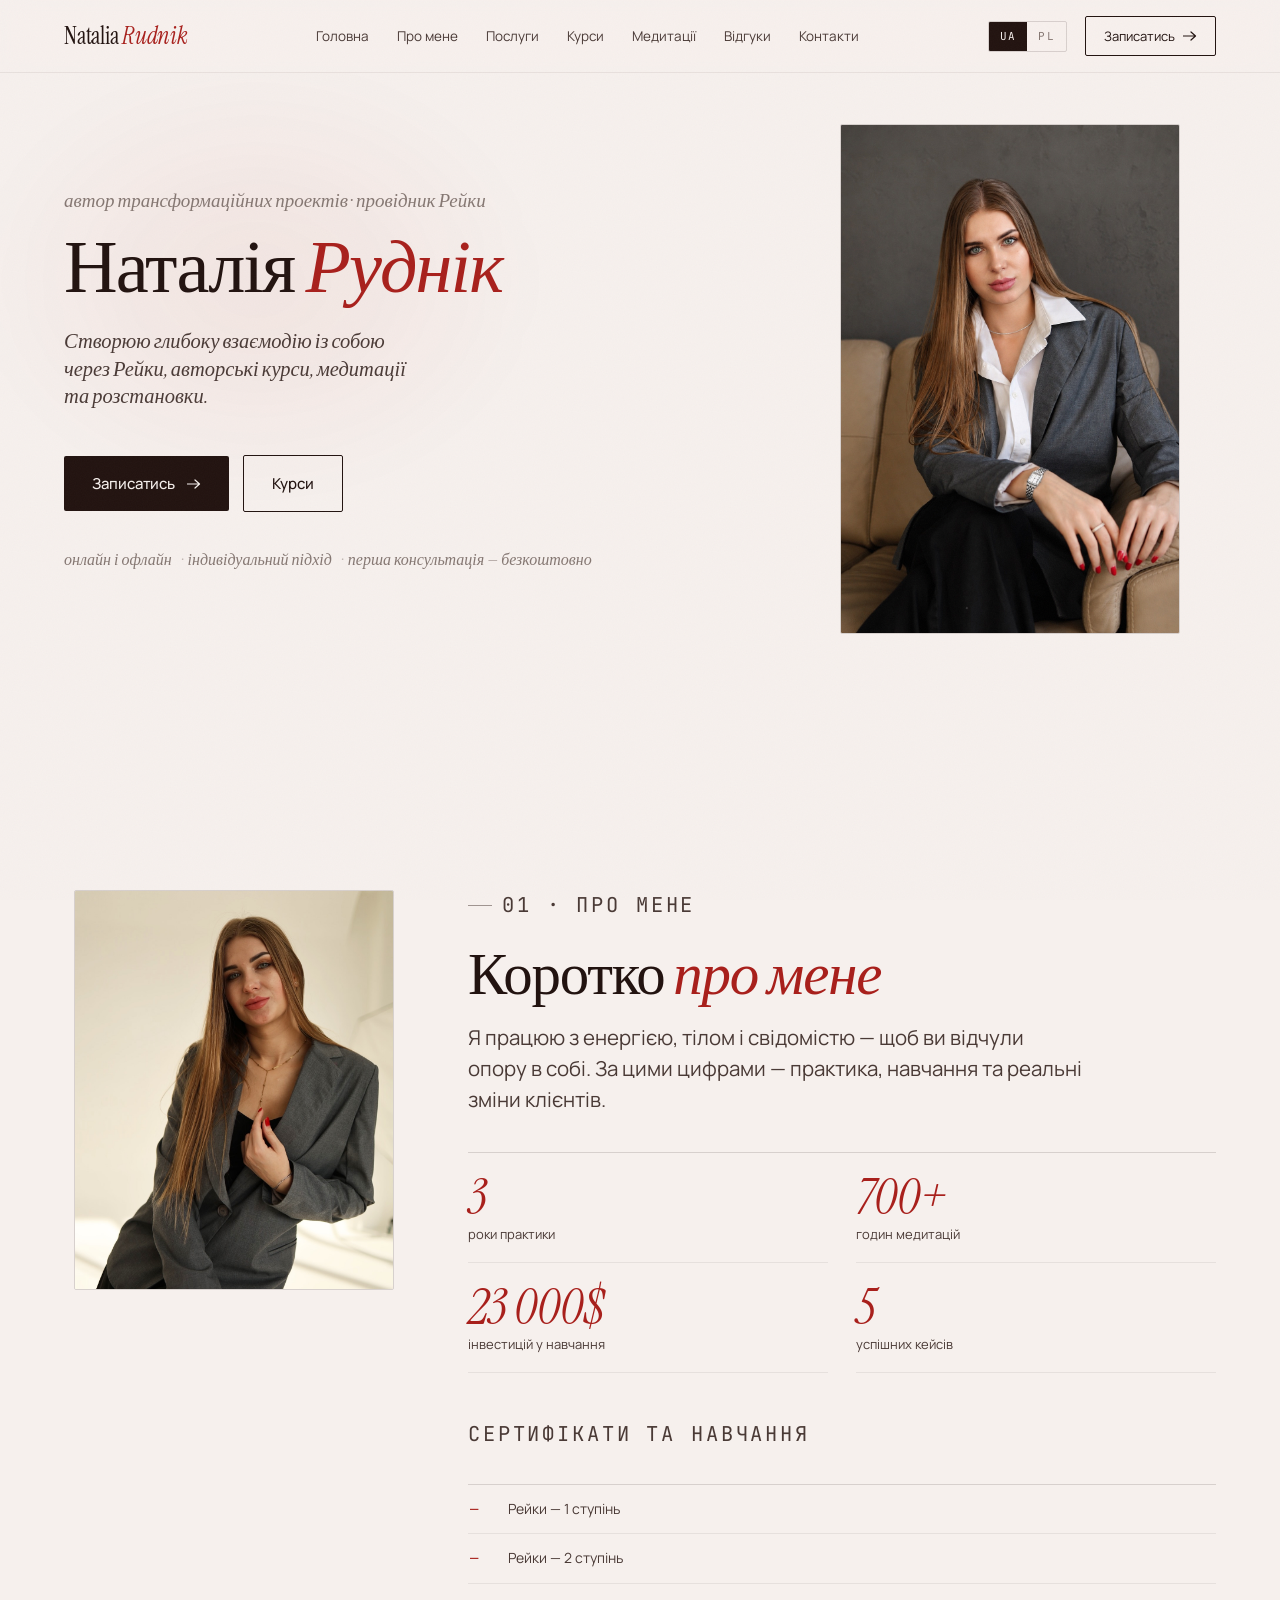
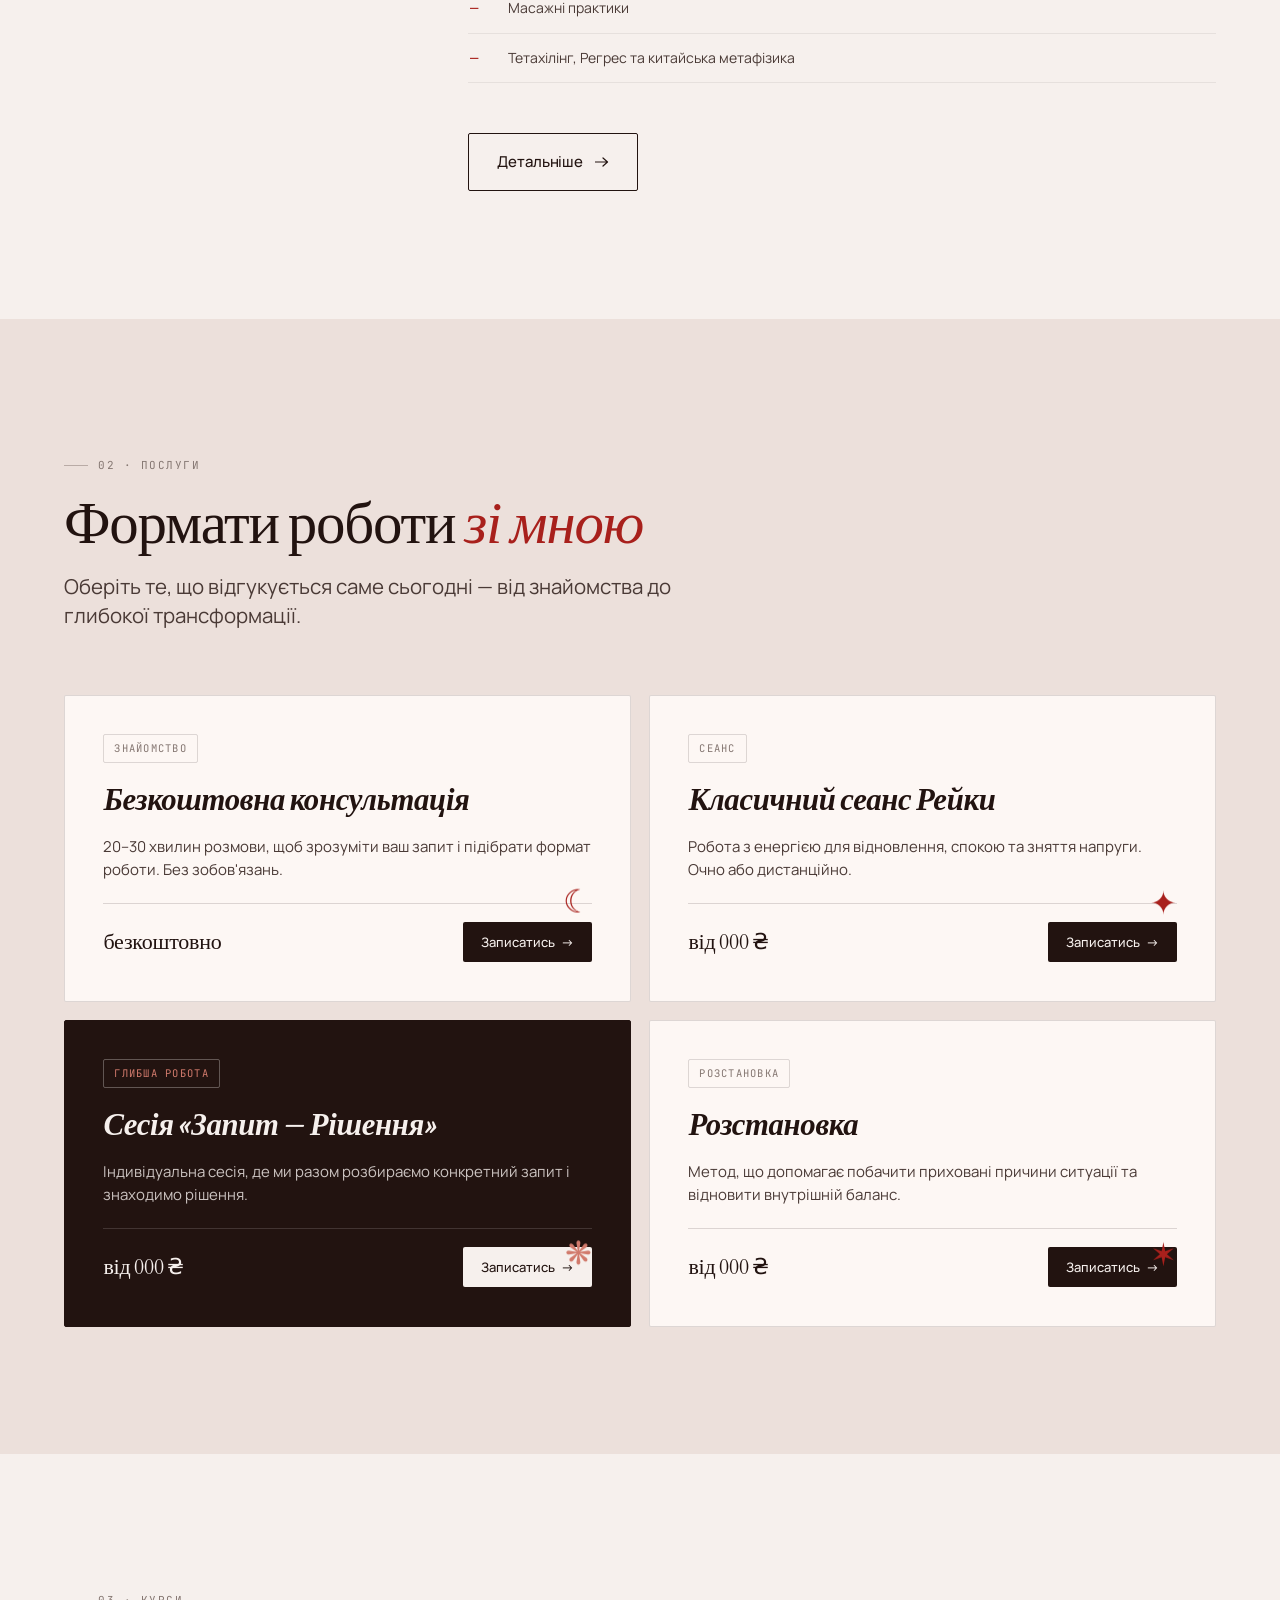
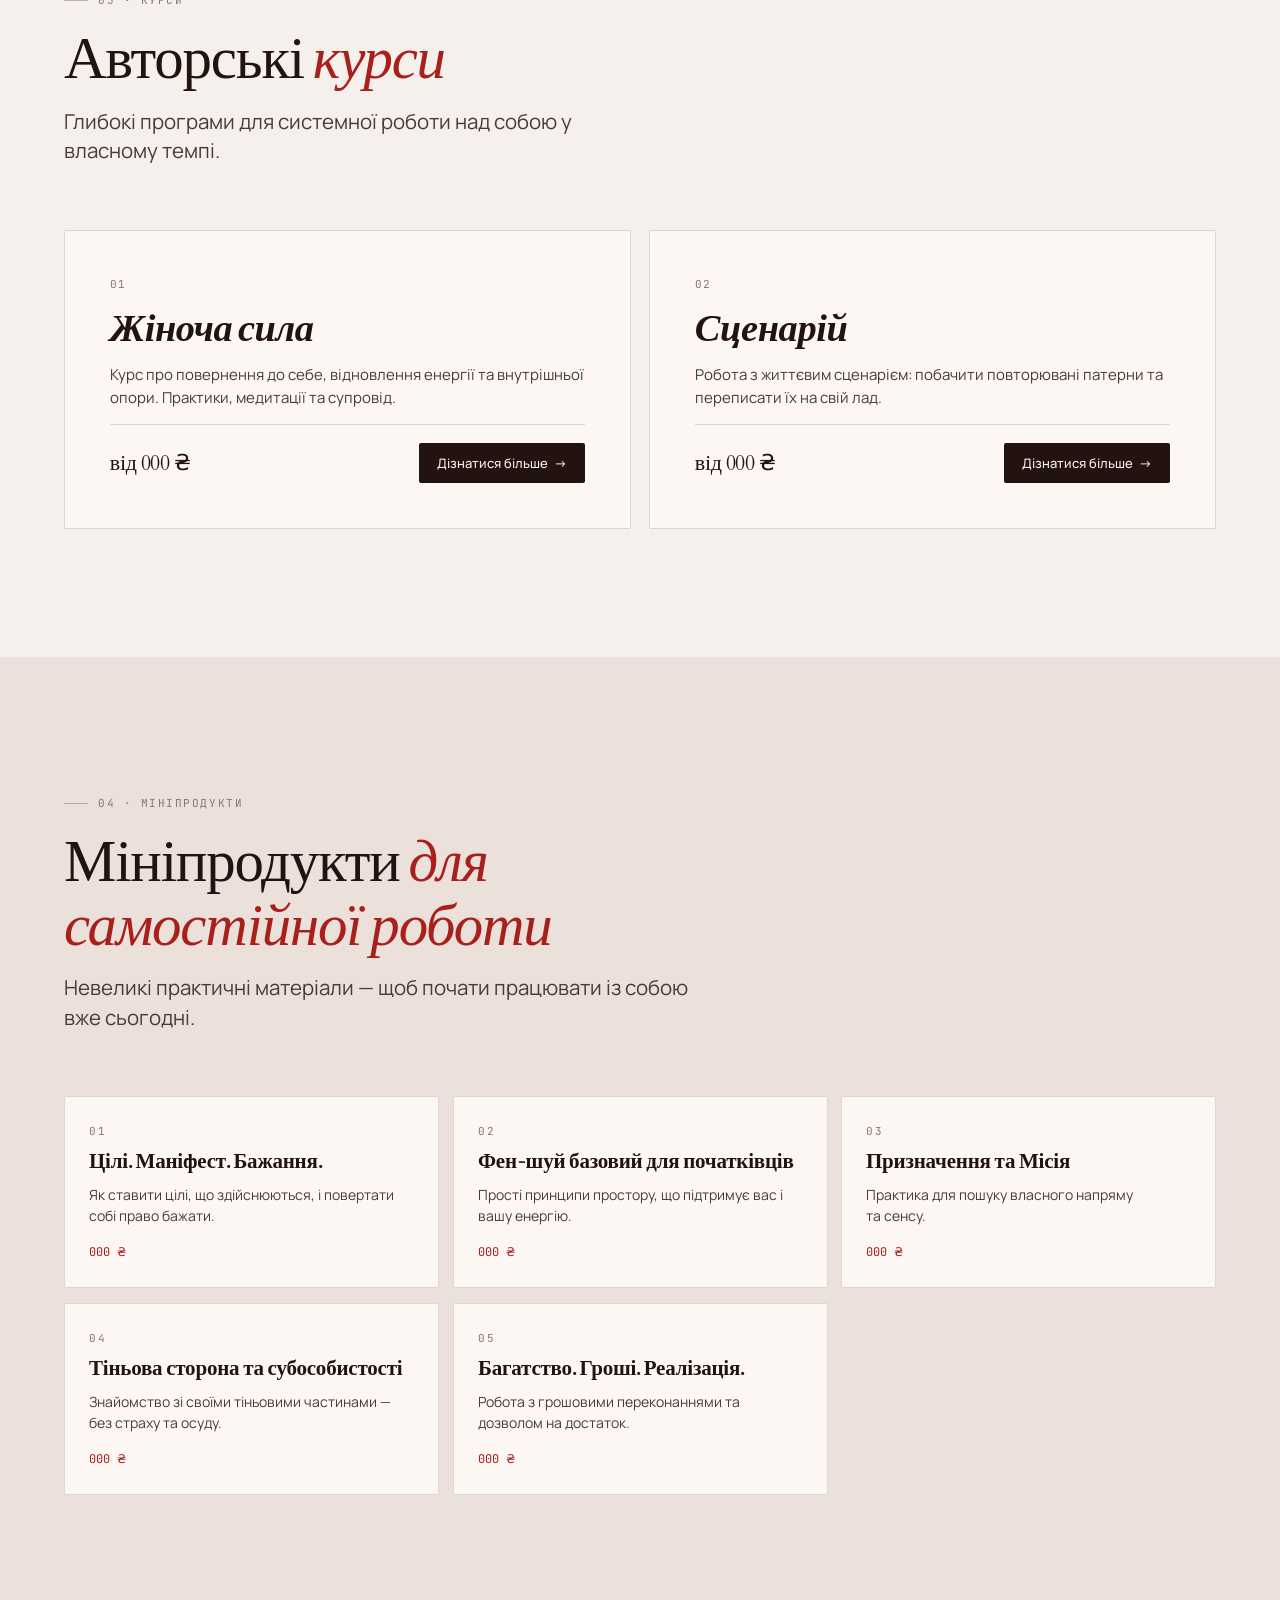
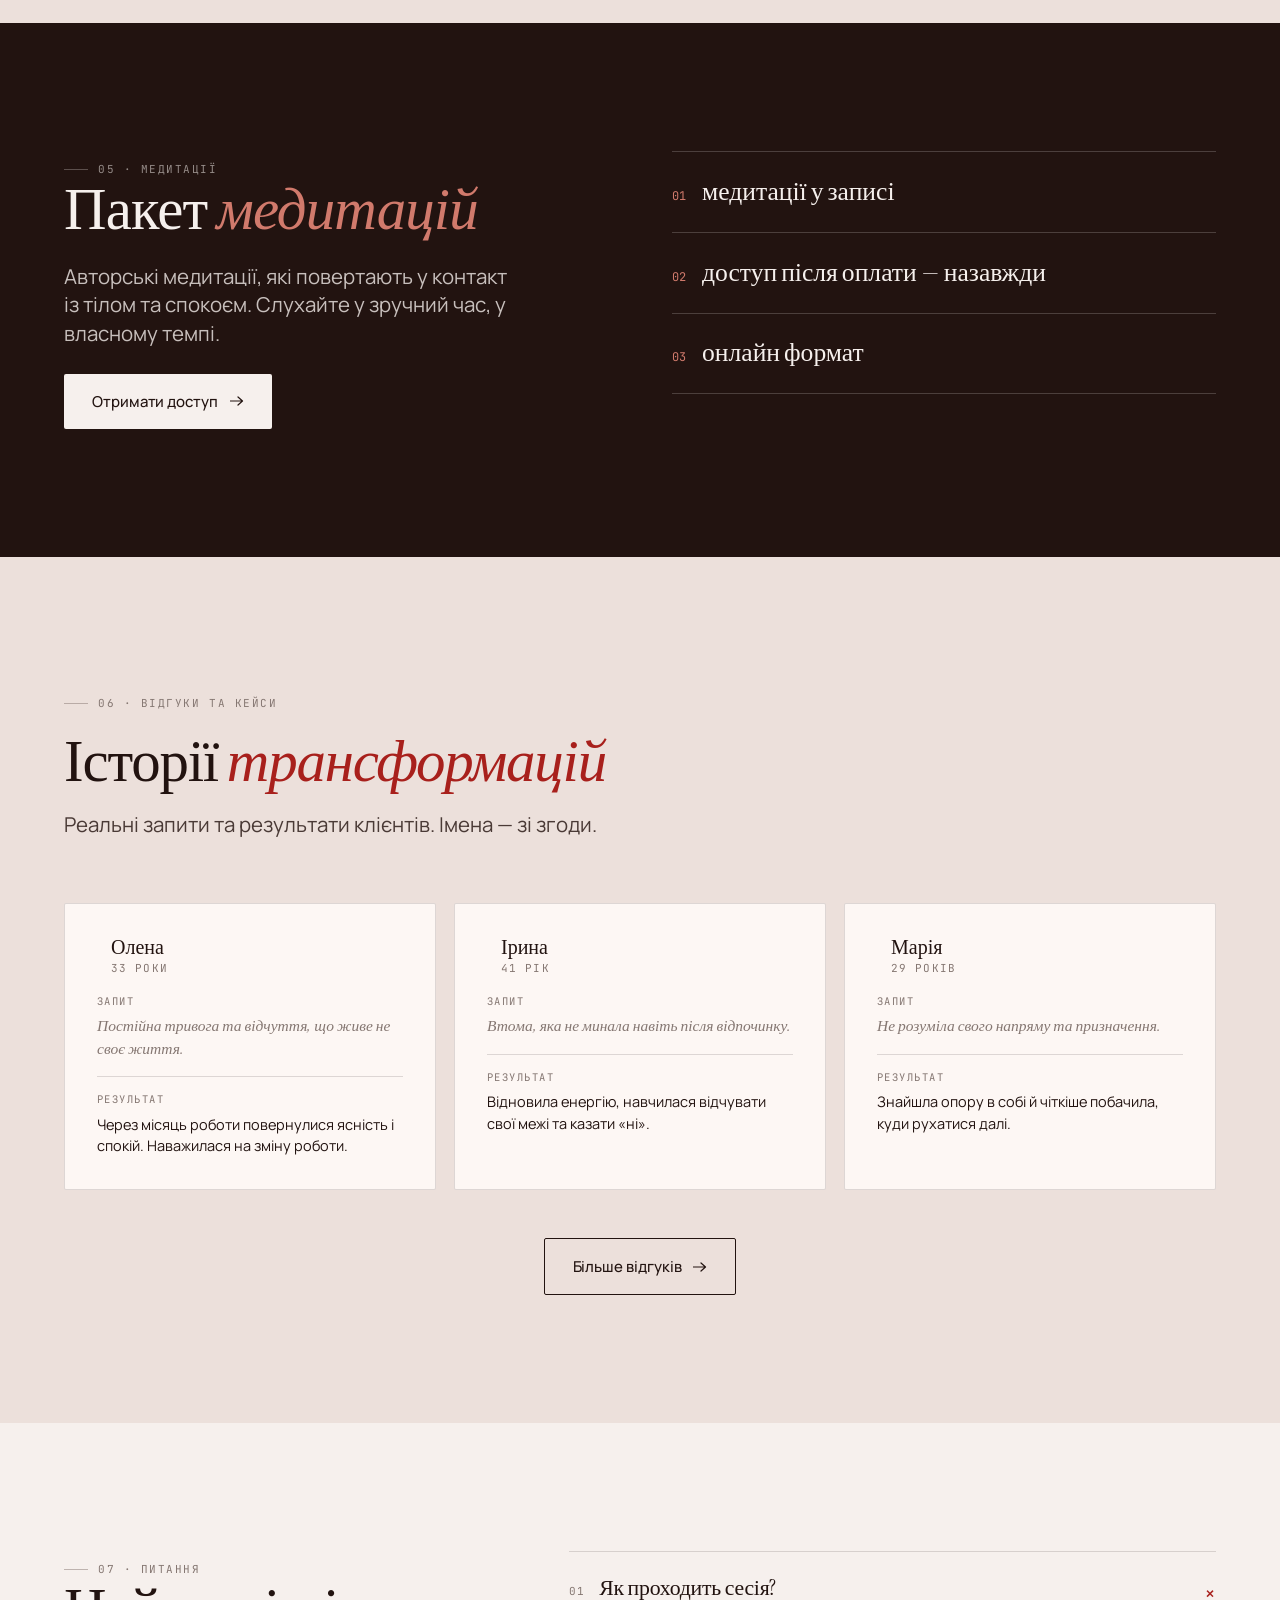
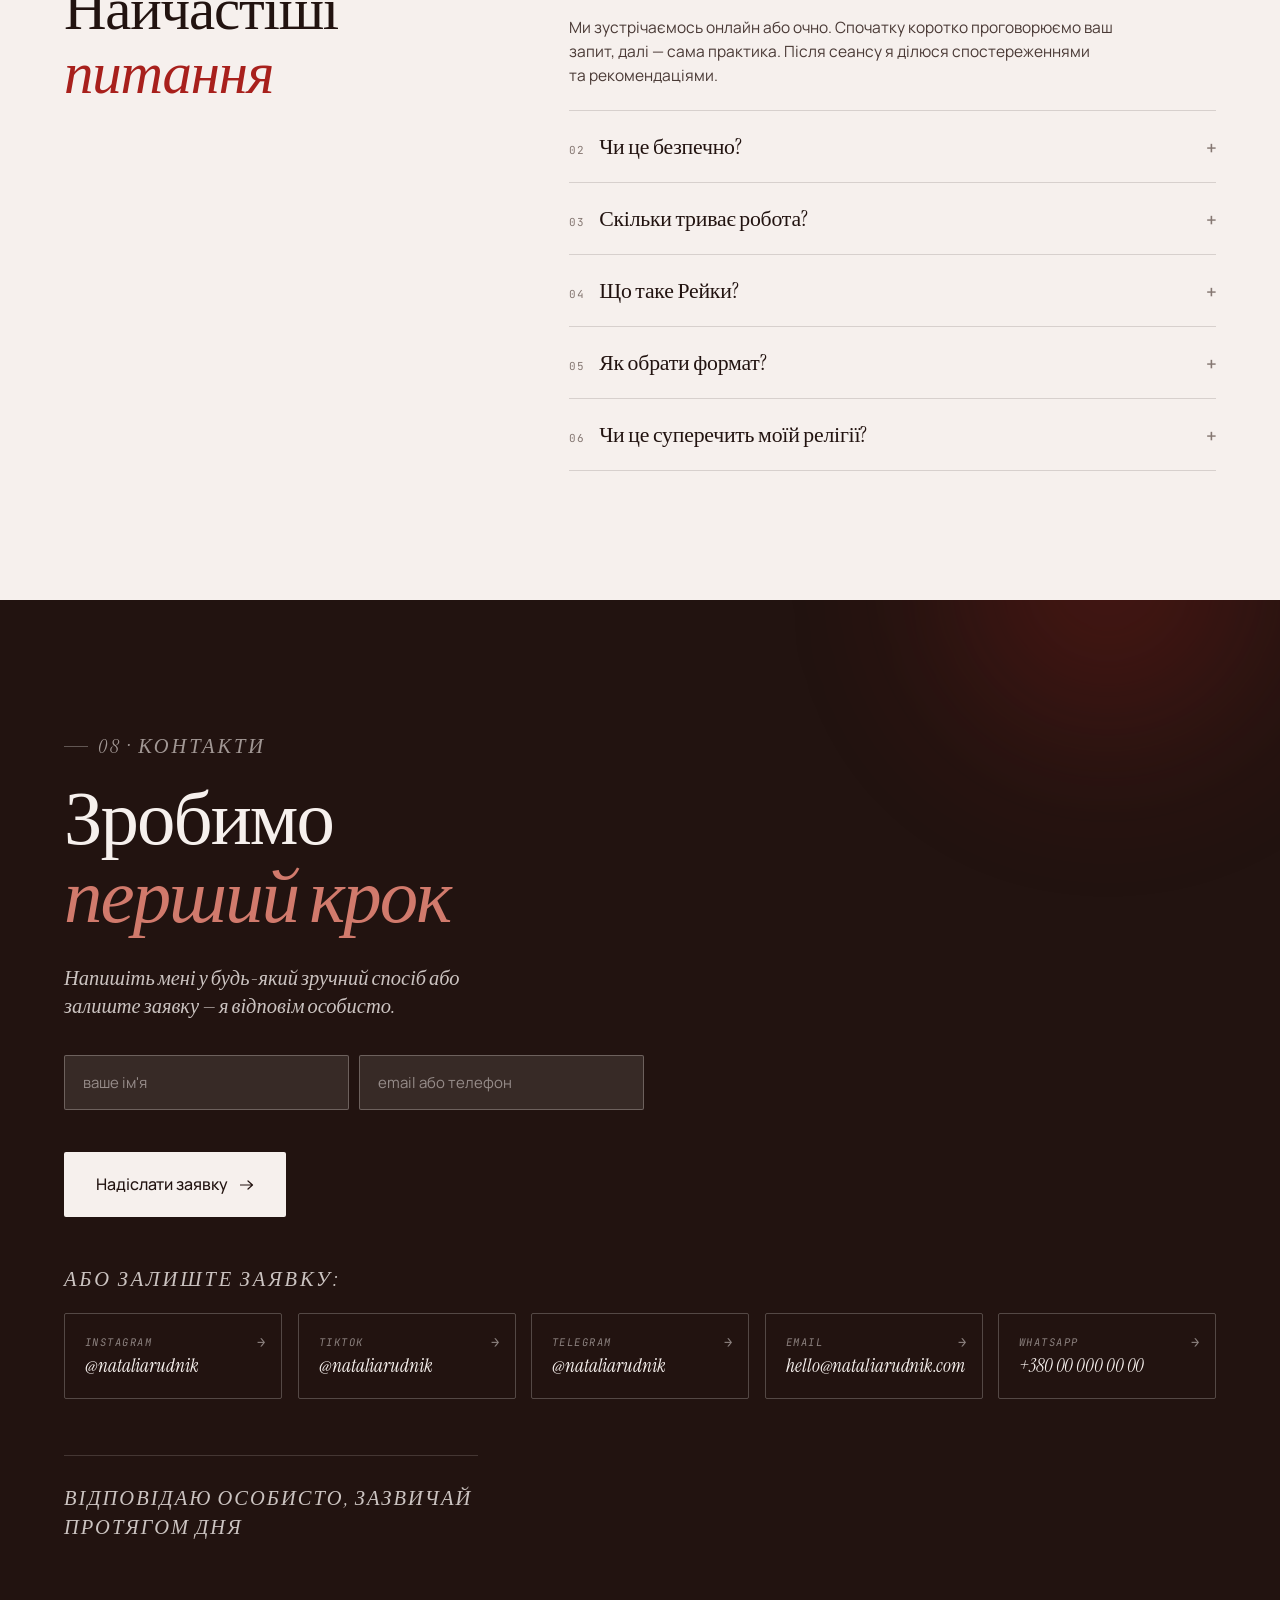
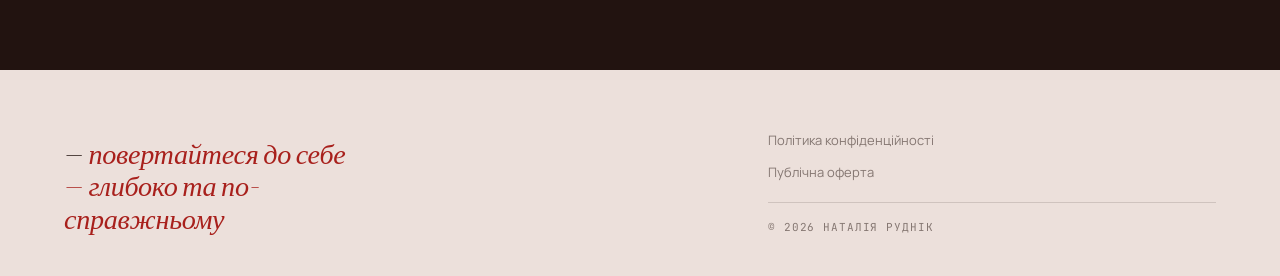
<file: index.src.html>
<!doctype html>
<html lang="uk">
<head>
  <meta charset="utf-8" />
  <meta name="viewport" content="width=device-width, initial-scale=1, viewport-fit=cover" />

  <title>Наталія Руднік — Рейки, авторські курси та медитації</title>
  <meta name="description" content="Наталія Руднік — провідник Рейки, автор трансформаційних проектів. Сеанси Рейки, розстановки, авторські курси та медитації для глибокої взаємодії із собою." />
  <meta name="keywords" content="Рейки, сеанс Рейки, провідник Рейки, розстановки, медитації, авторські курси, Наталія Руднік, трансформація, енергопрактик" />
  <meta name="author" content="Наталія Руднік" />
  <meta name="robots" content="index, follow, max-image-preview:large, max-snippet:-1" />
  <meta name="theme-color" content="#f6f0ed" />
  <link rel="canonical" href="https://nataliarudnik.com/" />
  <link rel="alternate" hreflang="uk" href="https://nataliarudnik.com/" />
  <link rel="alternate" hreflang="pl" href="https://nataliarudnik.com/?lang=pl" />
  <link rel="alternate" hreflang="x-default" href="https://nataliarudnik.com/" />

  <meta property="og:type" content="website" />
  <meta property="og:site_name" content="Наталія Руднік" />
  <meta property="og:title" content="Наталія Руднік — Рейки, авторські курси та медитації" />
  <meta property="og:description" content="Провідник Рейки та автор трансформаційних проектів. Сеанси, розстановки, курси та медитації." />
  <meta property="og:url" content="https://nataliarudnik.com/" />
  <meta property="og:locale" content="uk_UA" />
  <meta property="og:locale:alternate" content="pl_PL" />
  <meta property="og:image" content="https://nataliarudnik.com/assets/hero.jpg" />
  <meta property="og:image:width" content="1023" />
  <meta property="og:image:height" content="1537" />
  <meta property="og:image:alt" content="Наталія Руднік — провідник Рейки" />
  <meta name="twitter:card" content="summary_large_image" />
  <meta name="twitter:title" content="Наталія Руднік — Рейки, авторські курси та медитації" />
  <meta name="twitter:description" content="Провідник Рейки та автор трансформаційних проектів." />
  <meta name="twitter:image" content="https://nataliarudnik.com/assets/hero.jpg" />

  <link rel="preconnect" href="https://fonts.googleapis.com" />
  <link rel="preconnect" href="https://fonts.gstatic.com" crossorigin />
  <link href="https://fonts.googleapis.com/css2?family=Instrument+Serif:ital@0;1&family=Manrope:wght@400;500;600;700&family=JetBrains+Mono:wght@400;500&display=swap" rel="stylesheet" />

  <link rel="stylesheet" href="styles.css" />

  <script type="application/ld+json">
  {
    "@context": "https://schema.org",
    "@graph": [
      {
        "@type": "ProfessionalService",
        "@id": "https://nataliarudnik.com/#business",
        "name": "Наталія Руднік — Рейки, курси та медитації",
        "description": "Сеанси Рейки, розстановки, авторські курси та медитації для глибокої взаємодії із собою.",
        "url": "https://nataliarudnik.com/",
        "image": "https://nataliarudnik.com/assets/hero.jpg",
        "priceRange": "₴₴",
        "email": "hello@nataliarudnik.com",
        "areaServed": { "@type": "Place", "name": "Україна та весь світ (дистанційно)" },
        "availableLanguage": ["uk", "pl"],
        "founder": { "@id": "https://nataliarudnik.com/#person" },
        "hasOfferCatalog": {
          "@type": "OfferCatalog",
          "name": "Послуги",
          "itemListElement": [
            { "@type": "Offer", "itemOffered": { "@type": "Service", "name": "Безкоштовна консультація" } },
            { "@type": "Offer", "itemOffered": { "@type": "Service", "name": "Класичний сеанс Рейки" } },
            { "@type": "Offer", "itemOffered": { "@type": "Service", "name": "Сесія «Запит — Рішення»" } },
            { "@type": "Offer", "itemOffered": { "@type": "Service", "name": "Розстановка" } }
          ]
        }
      },
      {
        "@type": "Person",
        "@id": "https://nataliarudnik.com/#person",
        "name": "Наталія Руднік",
        "jobTitle": "Провідник Рейки, автор трансформаційних проектів",
        "knowsAbout": ["Рейки", "Розстановки", "Медитації", "Тетахілінг", "Регрес", "Китайська метафізика"],
        "url": "https://nataliarudnik.com/"
      },
      {
        "@type": "WebSite",
        "@id": "https://nataliarudnik.com/#website",
        "url": "https://nataliarudnik.com/",
        "name": "Наталія Руднік",
        "inLanguage": ["uk", "pl"],
        "publisher": { "@id": "https://nataliarudnik.com/#person" }
      },
      {
        "@type": "FAQPage",
        "@id": "https://nataliarudnik.com/#faq",
        "mainEntity": [
          { "@type": "Question", "name": "Як проходить сесія?", "acceptedAnswer": { "@type": "Answer", "text": "Ми зустрічаємось онлайн або очно. Спочатку коротко проговорюємо ваш запит, далі — сама практика. Після сеансу я ділюся спостереженнями та рекомендаціями." } },
          { "@type": "Question", "name": "Чи це безпечно?", "acceptedAnswer": { "@type": "Answer", "text": "Так. Рейки — м'який метод, що не має протипоказань. Він не замінює медичну допомогу, а доповнює турботу про себе." } },
          { "@type": "Question", "name": "Скільки триває робота?", "acceptedAnswer": { "@type": "Answer", "text": "Залежить від запиту. Іноді достатньо одного сеансу, для глибших змін — серія зустрічей або курс." } },
          { "@type": "Question", "name": "Що таке Рейки?", "acceptedAnswer": { "@type": "Answer", "text": "Це практика роботи з енергією для відновлення балансу, спокою та ресурсу. Працює м'яко — через дотик або дистанційно." } },
          { "@type": "Question", "name": "Як обрати формат?", "acceptedAnswer": { "@type": "Answer", "text": "Найпростіше — почати з безкоштовної консультації. За 20–30 хвилин я зрозумію ваш запит і підкажу, що підійде саме вам." } },
          { "@type": "Question", "name": "Чи це суперечить моїй релігії?", "acceptedAnswer": { "@type": "Answer", "text": "Ні. Рейки — це не релігія і не вимагає віри. Це практика турботи про себе, яка поєднується з будь-яким світоглядом." } }
        ]
      }
    ]
  }
  </script>
</head>
<body>
  <a href="#main" class="skip-link">Перейти до вмісту</a>
  <div class="scroll-progress" aria-hidden="true"></div>

  <!-- ── HEADER / NAV ───────────────────────────────────────────────────── -->
  <header class="nav">
   <div class="wrap nav-inner">
    <a href="#top" class="nav-mark" aria-label="Наталія Руднік — на початок">
      <span>Natalia <i>Rudnik</i></span>
    </a>
    <nav class="nav-links" aria-label="Основна навігація">
      <a href="#top"         data-i18n="nav.home">Головна</a>
      <a href="#about"       data-i18n="nav.about">Про мене</a>
      <a href="#services"    data-i18n="nav.services">Послуги</a>
      <a href="#courses"     data-i18n="nav.courses">Курси</a>
      <a href="#meditations" data-i18n="nav.meditations">Медитації</a>
      <a href="#reviews"     data-i18n="nav.reviews">Відгуки</a>
      <a href="#contacts"    data-i18n="nav.contacts">Контакти</a>
    </nav>
    <div class="nav-right">
      <div class="lang-toggle" role="group" aria-label="Мова сайту">
        <button type="button" data-lang="uk" data-on="1" aria-label="Українська">UA</button>
        <button type="button" data-lang="pl" data-on="0" aria-label="Polski">PL</button>
      </div>
      <a href="#contacts" class="nav-cta">
        <span data-i18n="nav.book">Записатись</span>
        <svg class="arrow" width="14" height="10" viewBox="0 0 14 10" fill="none" aria-hidden="true"><path d="M0 5h12.5M8 1l4.5 4-4.5 4" stroke="currentColor" stroke-width="1.2" stroke-linecap="round" stroke-linejoin="round"/></svg>
      </a>
      <button type="button" class="nav-burger" aria-label="Меню" aria-expanded="false" aria-controls="mobileMenu">
        <span></span><span></span><span></span>
      </button>
    </div>
   </div>
  </header>

  <!-- ── MOBILE MENU ────────────────────────────────────────────────────── -->
  <div class="mobile-menu" id="mobileMenu" data-open="0" aria-hidden="true">
    <nav class="mobile-menu-links" aria-label="Мобільне меню">
      <a href="#top"><span class="idx" aria-hidden="true">01</span><span data-i18n="nav.home">Головна</span></a>
      <a href="#about"><span class="idx" aria-hidden="true">02</span><span data-i18n="nav.about">Про мене</span></a>
      <a href="#services"><span class="idx" aria-hidden="true">03</span><span data-i18n="nav.services">Послуги</span></a>
      <a href="#courses"><span class="idx" aria-hidden="true">04</span><span data-i18n="nav.courses">Курси</span></a>
      <a href="#meditations"><span class="idx" aria-hidden="true">05</span><span data-i18n="nav.meditations">Медитації</span></a>
      <a href="#reviews"><span class="idx" aria-hidden="true">06</span><span data-i18n="nav.reviews">Відгуки</span></a>
      <a href="#contacts"><span class="idx" aria-hidden="true">07</span><span data-i18n="nav.contacts">Контакти</span></a>
    </nav>
    <a href="#contacts" class="btn mobile-menu-cta">
      <span data-i18n="nav.book">Записатись</span>
      <svg class="arrow" width="14" height="10" viewBox="0 0 14 10" fill="none" aria-hidden="true"><path d="M0 5h12.5M8 1l4.5 4-4.5 4" stroke="currentColor" stroke-width="1.2" stroke-linecap="round" stroke-linejoin="round"/></svg>
    </a>
  </div>

  <main id="main">
    <!-- ── HERO ─────────────────────────────────────────────────────────── -->
    <section class="hero wrap" id="top">
      <div class="hero-grid">
        <div>
          <p class="hero-positioning" data-i18n="hero.positioning">автор трансформаційних проектів · провідник Рейки</p>
          <h1 data-i18n-html="hero.h1">Наталія <span class="it">Руднік</span></h1>
          <p class="hero-sub" data-i18n="hero.sub">Створюю глибоку взаємодію із собою через Рейки, авторські курси, медитації та розстановки.</p>
          <div class="hero-actions">
            <a href="#contacts" class="btn">
              <span data-i18n="hero.ctaBook">Записатись</span>
              <svg class="arrow" width="14" height="10" viewBox="0 0 14 10" fill="none" aria-hidden="true"><path d="M0 5h12.5M8 1l4.5 4-4.5 4" stroke="currentColor" stroke-width="1.2" stroke-linecap="round" stroke-linejoin="round"/></svg>
            </a>
            <a href="#courses" class="btn btn-ghost"><span data-i18n="hero.ctaCourses">Курси</span></a>
          </div>
          <ul class="hero-meta">
            <li data-i18n="hero.meta.0">онлайн і офлайн</li>
            <li data-i18n="hero.meta.1">індивідуальний підхід</li>
            <li data-i18n="hero.meta.2">перша консультація — безкоштовно</li>
          </ul>
        </div>
        <div class="hero-portrait-wrap">
          <img class="hero-portrait" src="assets/hero.jpg" width="1023" height="1537"
               alt="Наталія Руднік — провідник Рейки та автор трансформаційних проектів" />
        </div>
      </div>
    </section>

    <!-- ── ABOUT ────────────────────────────────────────────────────────── -->
    <section id="about">
      <div class="wrap">
        <div class="about-grid">
          <div class="about-portrait" data-reveal data-reveal-kind="scale">
            <img src="assets/about-portrait.jpg" width="1080" height="1350"
                 alt="Наталія Руднік — провідник Рейки" />
          </div>
          <div class="about-body" data-reveal>
            <p class="kicker" data-i18n="about.kicker">01 · про мене</p>
            <h2 data-i18n-html="about.title">Коротко <span class="it">про мене</span></h2>
            <p class="lead" data-i18n="about.intro">Я працюю з енергією, тілом і свідомістю — щоб ви відчули опору в собі.</p>
            <div class="stats">
              <div class="stat" data-reveal style="transition-delay:0ms"><span class="value" data-i18n="about.stats.0.value">3</span><span class="label" data-i18n="about.stats.0.label">роки практики</span></div>
              <div class="stat" data-reveal style="transition-delay:80ms"><span class="value" data-i18n="about.stats.1.value">700+</span><span class="label" data-i18n="about.stats.1.label">годин медитацій</span></div>
              <div class="stat" data-reveal style="transition-delay:160ms"><span class="value" data-i18n="about.stats.2.value">23 000$</span><span class="label" data-i18n="about.stats.2.label">інвестицій у навчання</span></div>
              <div class="stat" data-reveal style="transition-delay:240ms"><span class="value" data-i18n="about.stats.3.value">5</span><span class="label" data-i18n="about.stats.3.label">успішних кейсів</span></div>
            </div>
            <p class="certs-label" data-i18n="about.certsLabel">сертифікати та навчання</p>
            <ul class="creds">
              <li data-i18n="about.certs.0">Рейки — 1 ступінь</li>
              <li data-i18n="about.certs.1">Рейки — 2 ступінь</li>
              <li data-i18n="about.certs.2">Масажні практики</li>
              <li data-i18n="about.certs.3">Тетахілінг, Регрес та китайська метафізика</li>
            </ul>
            <a href="#contacts" class="btn btn-ghost about-cta">
              <span data-i18n="about.cta">Детальніше</span>
              <svg class="arrow" width="14" height="10" viewBox="0 0 14 10" fill="none" aria-hidden="true"><path d="M0 5h12.5M8 1l4.5 4-4.5 4" stroke="currentColor" stroke-width="1.2" stroke-linecap="round" stroke-linejoin="round"/></svg>
            </a>
          </div>
        </div>
      </div>
    </section>

    <!-- ── SERVICES ─────────────────────────────────────────────────────── -->
    <section class="services" id="services">
      <div class="wrap">
        <div class="sec-head" data-reveal>
          <p class="kicker" data-i18n="services.kicker">02 · послуги</p>
          <h2 data-i18n-html="services.title">Формати роботи <span class="it">зі мною</span></h2>
          <p class="sec-sub" data-i18n="services.sub">Оберіть те, що відгукується саме сьогодні.</p>
        </div>
        <div class="svc-grid">
          <article class="svc-card" data-featured="0" data-reveal style="transition-delay:0ms">
            <div class="svc-top">
              <span class="svc-tag" data-i18n="services.items.0.tag">знайомство</span>
              <span class="svc-glyph" aria-hidden="true" data-parallax="-0.07">☾</span>
            </div>
            <h3 class="svc-name" data-i18n="services.items.0.name">Безкоштовна консультація</h3>
            <p class="svc-desc" data-i18n="services.items.0.desc">20–30 хвилин розмови, щоб зрозуміти ваш запит.</p>
            <div class="svc-foot">
              <span class="svc-price" data-i18n="services.items.0.price">безкоштовно</span>
              <a href="#contacts" class="btn-card"><span data-i18n="services.items.0.cta">Записатись</span> →</a>
            </div>
          </article>
          <article class="svc-card" data-featured="0" data-reveal style="transition-delay:120ms">
            <div class="svc-top">
              <span class="svc-tag" data-i18n="services.items.1.tag">сеанс</span>
              <span class="svc-glyph" aria-hidden="true" data-parallax="-0.07">✦</span>
            </div>
            <h3 class="svc-name" data-i18n="services.items.1.name">Класичний сеанс Рейки</h3>
            <p class="svc-desc" data-i18n="services.items.1.desc">Робота з енергією для відновлення та спокою.</p>
            <div class="svc-foot">
              <span class="svc-price" data-i18n="services.items.1.price">від 000 ₴</span>
              <a href="#contacts" class="btn-card"><span data-i18n="services.items.1.cta">Записатись</span> →</a>
            </div>
          </article>
          <article class="svc-card" data-featured="1" data-reveal style="transition-delay:240ms">
            <div class="svc-top">
              <span class="svc-tag" data-i18n="services.items.2.tag">глибша робота</span>
              <span class="svc-glyph" aria-hidden="true" data-parallax="-0.07">❋</span>
            </div>
            <h3 class="svc-name" data-i18n="services.items.2.name">Сесія «Запит — Рішення»</h3>
            <p class="svc-desc" data-i18n="services.items.2.desc">Індивідуальна сесія, де ми разом знаходимо рішення.</p>
            <div class="svc-foot">
              <span class="svc-price" data-i18n="services.items.2.price">від 000 ₴</span>
              <a href="#contacts" class="btn-card"><span data-i18n="services.items.2.cta">Записатись</span> →</a>
            </div>
          </article>
          <article class="svc-card" data-featured="0" data-reveal style="transition-delay:360ms">
            <div class="svc-top">
              <span class="svc-tag" data-i18n="services.items.3.tag">розстановка</span>
              <span class="svc-glyph" aria-hidden="true" data-parallax="-0.07">✶</span>
            </div>
            <h3 class="svc-name" data-i18n="services.items.3.name">Розстановка</h3>
            <p class="svc-desc" data-i18n="services.items.3.desc">Метод, що допомагає відновити внутрішній баланс.</p>
            <div class="svc-foot">
              <span class="svc-price" data-i18n="services.items.3.price">від 000 ₴</span>
              <a href="#contacts" class="btn-card"><span data-i18n="services.items.3.cta">Записатись</span> →</a>
            </div>
          </article>
        </div>
      </div>
    </section>

    <!-- ── COURSES ──────────────────────────────────────────────────────── -->
    <section class="courses" id="courses">
      <div class="wrap">
        <div class="sec-head" data-reveal>
          <p class="kicker" data-i18n="courses.kicker">03 · курси</p>
          <h2 data-i18n-html="courses.title">Авторські <span class="it">курси</span></h2>
          <p class="sec-sub" data-i18n="courses.sub">Глибокі програми для системної роботи над собою.</p>
        </div>
        <div class="course-grid">
          <article class="course-card" data-reveal style="transition-delay:0ms">
            <span class="course-no" aria-hidden="true">01</span>
            <h3 class="course-name" data-i18n="courses.items.0.name">Жіноча сила</h3>
            <p class="course-desc" data-i18n="courses.items.0.desc">Курс про повернення до себе та відновлення енергії.</p>
            <div class="course-foot">
              <span class="svc-price" data-i18n="courses.items.0.price">від 000 ₴</span>
              <a href="#contacts" class="btn-card"><span data-i18n="courses.items.0.cta">Дізнатися більше</span> →</a>
            </div>
          </article>
          <article class="course-card" data-reveal style="transition-delay:140ms">
            <span class="course-no" aria-hidden="true">02</span>
            <h3 class="course-name" data-i18n="courses.items.1.name">Сценарій</h3>
            <p class="course-desc" data-i18n="courses.items.1.desc">Робота з життєвим сценарієм та повторюваними патернами.</p>
            <div class="course-foot">
              <span class="svc-price" data-i18n="courses.items.1.price">від 000 ₴</span>
              <a href="#contacts" class="btn-card"><span data-i18n="courses.items.1.cta">Дізнатися більше</span> →</a>
            </div>
          </article>
        </div>
      </div>
    </section>

    <!-- ── MINI PRODUCTS ────────────────────────────────────────────────── -->
    <section class="mini" id="mini">
      <div class="wrap">
        <div class="sec-head" data-reveal>
          <p class="kicker" data-i18n="mini.kicker">04 · мініпродукти</p>
          <h2 data-i18n-html="mini.title">Мініпродукти <span class="it">для самостійної роботи</span></h2>
          <p class="sec-sub" data-i18n="mini.sub">Невеликі практичні матеріали — щоб почати вже сьогодні.</p>
        </div>
        <div class="mini-grid">
          <article class="mini-card" data-reveal style="transition-delay:0ms">
            <span class="mini-no" aria-hidden="true">01</span>
            <h3 class="mini-name" data-i18n="mini.items.0.name">Цілі. Маніфест. Бажання.</h3>
            <p class="mini-desc" data-i18n="mini.items.0.desc">Як ставити цілі, що здійснюються.</p>
            <span class="mini-price" data-i18n="mini.priceLabel">000 ₴</span>
          </article>
          <article class="mini-card" data-reveal style="transition-delay:80ms">
            <span class="mini-no" aria-hidden="true">02</span>
            <h3 class="mini-name" data-i18n="mini.items.1.name">Фен-шуй базовий для початківців</h3>
            <p class="mini-desc" data-i18n="mini.items.1.desc">Прості принципи простору, що підтримує вас.</p>
            <span class="mini-price" data-i18n="mini.priceLabel">000 ₴</span>
          </article>
          <article class="mini-card" data-reveal style="transition-delay:160ms">
            <span class="mini-no" aria-hidden="true">03</span>
            <h3 class="mini-name" data-i18n="mini.items.2.name">Призначення та Місія</h3>
            <p class="mini-desc" data-i18n="mini.items.2.desc">Практика для пошуку власного напряму.</p>
            <span class="mini-price" data-i18n="mini.priceLabel">000 ₴</span>
          </article>
          <article class="mini-card" data-reveal style="transition-delay:240ms">
            <span class="mini-no" aria-hidden="true">04</span>
            <h3 class="mini-name" data-i18n="mini.items.3.name">Тіньова сторона та субособистості</h3>
            <p class="mini-desc" data-i18n="mini.items.3.desc">Знайомство зі своїми тіньовими частинами.</p>
            <span class="mini-price" data-i18n="mini.priceLabel">000 ₴</span>
          </article>
          <article class="mini-card" data-reveal style="transition-delay:320ms">
            <span class="mini-no" aria-hidden="true">05</span>
            <h3 class="mini-name" data-i18n="mini.items.4.name">Багатство. Гроші. Реалізація.</h3>
            <p class="mini-desc" data-i18n="mini.items.4.desc">Робота з грошовими переконаннями.</p>
            <span class="mini-price" data-i18n="mini.priceLabel">000 ₴</span>
          </article>
        </div>
      </div>
    </section>

    <!-- ── MEDITATIONS ──────────────────────────────────────────────────── -->
    <section class="meditations" id="meditations">
      <div class="wrap">
        <div class="med-grid">
          <div class="pin" data-reveal data-reveal-kind="left">
            <p class="kicker" data-i18n="meditations.kicker">05 · медитації</p>
            <h2 data-i18n-html="meditations.title">Пакет <span class="it">медитацій</span></h2>
            <p class="lead" data-i18n="meditations.sub">Авторські медитації, які повертають у контакт із тілом та спокоєм.</p>
            <a href="#contacts" class="btn med-cta">
              <span data-i18n="meditations.cta">Отримати доступ</span>
              <svg class="arrow" width="14" height="10" viewBox="0 0 14 10" fill="none" aria-hidden="true"><path d="M0 5h12.5M8 1l4.5 4-4.5 4" stroke="currentColor" stroke-width="1.2" stroke-linecap="round" stroke-linejoin="round"/></svg>
            </a>
          </div>
          <ul class="med-features">
            <li data-reveal style="transition-delay:0ms"><span class="med-no" aria-hidden="true">01</span><span data-i18n="meditations.features.0">медитації у записі</span></li>
            <li data-reveal style="transition-delay:90ms"><span class="med-no" aria-hidden="true">02</span><span data-i18n="meditations.features.1">доступ після оплати — назавжди</span></li>
            <li data-reveal style="transition-delay:180ms"><span class="med-no" aria-hidden="true">03</span><span data-i18n="meditations.features.2">онлайн формат</span></li>
          </ul>
        </div>
      </div>
    </section>

    <!-- ── REVIEWS & CASES ──────────────────────────────────────────────── -->
    <section class="reviews" id="reviews">
      <div class="wrap">
        <div class="sec-head" data-reveal>
          <p class="kicker" data-i18n="reviews.kicker">06 · відгуки та кейси</p>
          <h2 data-i18n-html="reviews.title">Історії <span class="it">трансформацій</span></h2>
          <p class="sec-sub" data-i18n="reviews.sub">Реальні запити та результати клієнтів.</p>
        </div>
        <div class="review-grid">
          <article class="review" data-reveal style="transition-delay:0ms">
            <div class="review-head">
              <div class="ph review-photo" role="img" aria-label="Олена"></div>
              <div>
                <div class="name" data-i18n="reviews.items.0.name">Олена</div>
                <div class="role" data-i18n="reviews.items.0.role">33 роки</div>
              </div>
            </div>
            <div class="review-block">
              <span class="review-label" data-i18n="reviews.requestLabel">Запит</span>
              <p class="review-request" data-i18n="reviews.items.0.request">Постійна тривога.</p>
            </div>
            <div class="review-block">
              <span class="review-label" data-i18n="reviews.resultLabel">Результат</span>
              <p class="review-result" data-i18n="reviews.items.0.result">Повернулися ясність і спокій.</p>
            </div>
          </article>
          <article class="review" data-reveal style="transition-delay:120ms">
            <div class="review-head">
              <div class="ph review-photo" role="img" aria-label="Ірина"></div>
              <div>
                <div class="name" data-i18n="reviews.items.1.name">Ірина</div>
                <div class="role" data-i18n="reviews.items.1.role">41 рік</div>
              </div>
            </div>
            <div class="review-block">
              <span class="review-label" data-i18n="reviews.requestLabel">Запит</span>
              <p class="review-request" data-i18n="reviews.items.1.request">Втома, яка не минала.</p>
            </div>
            <div class="review-block">
              <span class="review-label" data-i18n="reviews.resultLabel">Результат</span>
              <p class="review-result" data-i18n="reviews.items.1.result">Відновила енергію та межі.</p>
            </div>
          </article>
          <article class="review" data-reveal style="transition-delay:240ms">
            <div class="review-head">
              <div class="ph review-photo" role="img" aria-label="Марія"></div>
              <div>
                <div class="name" data-i18n="reviews.items.2.name">Марія</div>
                <div class="role" data-i18n="reviews.items.2.role">29 років</div>
              </div>
            </div>
            <div class="review-block">
              <span class="review-label" data-i18n="reviews.requestLabel">Запит</span>
              <p class="review-request" data-i18n="reviews.items.2.request">Не розуміла свого напряму.</p>
            </div>
            <div class="review-block">
              <span class="review-label" data-i18n="reviews.resultLabel">Результат</span>
              <p class="review-result" data-i18n="reviews.items.2.result">Знайшла опору в собі.</p>
            </div>
          </article>
        </div>
        <div class="reviews-foot" data-reveal>
          <a href="#contacts" class="btn btn-ghost">
            <span data-i18n="reviews.cta">Більше відгуків</span>
            <svg class="arrow" width="14" height="10" viewBox="0 0 14 10" fill="none" aria-hidden="true"><path d="M0 5h12.5M8 1l4.5 4-4.5 4" stroke="currentColor" stroke-width="1.2" stroke-linecap="round" stroke-linejoin="round"/></svg>
          </a>
        </div>
      </div>
    </section>

    <!-- ── FAQ ──────────────────────────────────────────────────────────── -->
    <section class="faq" id="faq">
      <div class="wrap">
        <div class="faq-grid">
          <div class="pin" data-reveal data-reveal-kind="left">
            <p class="kicker" data-i18n="faq.kicker">07 · питання</p>
            <h2 data-i18n-html="faq.title">Найчастіші <span class="it">питання</span></h2>
          </div>
          <div class="faq-list">
            <div class="faq-item" data-open="1" data-reveal style="transition-delay:0ms">
              <div class="faq-q" role="button" tabindex="0" aria-expanded="true">
                <span class="label"><span class="num">01</span><span data-i18n="faq.items.0.q">Як проходить сесія?</span></span>
                <span class="faq-toggle" aria-hidden="true">+</span>
              </div>
              <div class="faq-a"><p data-i18n="faq.items.0.a"></p></div>
            </div>
            <div class="faq-item" data-open="0" data-reveal style="transition-delay:70ms">
              <div class="faq-q" role="button" tabindex="0" aria-expanded="false">
                <span class="label"><span class="num">02</span><span data-i18n="faq.items.1.q">Чи це безпечно?</span></span>
                <span class="faq-toggle" aria-hidden="true">+</span>
              </div>
              <div class="faq-a"><p data-i18n="faq.items.1.a"></p></div>
            </div>
            <div class="faq-item" data-open="0" data-reveal style="transition-delay:140ms">
              <div class="faq-q" role="button" tabindex="0" aria-expanded="false">
                <span class="label"><span class="num">03</span><span data-i18n="faq.items.2.q">Скільки триває робота?</span></span>
                <span class="faq-toggle" aria-hidden="true">+</span>
              </div>
              <div class="faq-a"><p data-i18n="faq.items.2.a"></p></div>
            </div>
            <div class="faq-item" data-open="0" data-reveal style="transition-delay:210ms">
              <div class="faq-q" role="button" tabindex="0" aria-expanded="false">
                <span class="label"><span class="num">04</span><span data-i18n="faq.items.3.q">Що таке Рейки?</span></span>
                <span class="faq-toggle" aria-hidden="true">+</span>
              </div>
              <div class="faq-a"><p data-i18n="faq.items.3.a"></p></div>
            </div>
            <div class="faq-item" data-open="0" data-reveal style="transition-delay:280ms">
              <div class="faq-q" role="button" tabindex="0" aria-expanded="false">
                <span class="label"><span class="num">05</span><span data-i18n="faq.items.4.q">Як обрати формат?</span></span>
                <span class="faq-toggle" aria-hidden="true">+</span>
              </div>
              <div class="faq-a"><p data-i18n="faq.items.4.a"></p></div>
            </div>
            <div class="faq-item" data-open="0" data-reveal style="transition-delay:350ms">
              <div class="faq-q" role="button" tabindex="0" aria-expanded="false">
                <span class="label"><span class="num">06</span><span data-i18n="faq.items.5.q">Чи це суперечить моїй релігії?</span></span>
                <span class="faq-toggle" aria-hidden="true">+</span>
              </div>
              <div class="faq-a"><p data-i18n="faq.items.5.a"></p></div>
            </div>
          </div>
        </div>
      </div>
    </section>

    <!-- ── CONTACTS ─────────────────────────────────────────────────────── -->
    <section class="cta-final" id="contacts">
      <div class="wrap">
        <div data-reveal>
          <p class="kicker" data-i18n="contacts.kicker">08 · контакти</p>
          <h2 data-i18n-html="contacts.title">Зробимо <span class="it">перший крок</span></h2>
          <p data-i18n="contacts.sub">Напишіть мені у будь-який зручний спосіб або залиште заявку.</p>
        </div>
        <form class="lead-form" data-reveal novalidate>
          <input type="text" data-i18n-attr="placeholder:contacts.formName" placeholder="ваше ім'я" aria-label="Ім'я" />
          <input type="text" data-i18n-attr="placeholder:contacts.formContact" placeholder="email або телефон" aria-label="Email або телефон" required />
          <button class="btn" type="submit">
            <span data-i18n="contacts.formCta">Надіслати заявку</span>
            <svg class="arrow" width="14" height="10" viewBox="0 0 14 10" fill="none" aria-hidden="true"><path d="M0 5h12.5M8 1l4.5 4-4.5 4" stroke="currentColor" stroke-width="1.2" stroke-linecap="round" stroke-linejoin="round"/></svg>
          </button>
        </form>
        <p class="cta-orwrite" data-i18n="contacts.orWrite">або напишіть прямо:</p>
        <address class="contact-grid">
          <a href="#" class="contact-card" data-reveal style="transition-delay:0ms">
            <span class="kind" data-i18n="contacts.channels.0.kind">Instagram</span>
            <span class="value" data-i18n="contacts.channels.0.value">@nataliarudnik</span>
          </a>
          <a href="#" class="contact-card" data-reveal style="transition-delay:70ms">
            <span class="kind" data-i18n="contacts.channels.1.kind">TikTok</span>
            <span class="value" data-i18n="contacts.channels.1.value">@nataliarudnik</span>
          </a>
          <a href="#" class="contact-card" data-reveal style="transition-delay:140ms">
            <span class="kind" data-i18n="contacts.channels.2.kind">Telegram</span>
            <span class="value" data-i18n="contacts.channels.2.value">@nataliarudnik</span>
          </a>
          <a href="mailto:hello@nataliarudnik.com" class="contact-card" data-reveal style="transition-delay:210ms">
            <span class="kind" data-i18n="contacts.channels.3.kind">Email</span>
            <span class="value" data-i18n="contacts.channels.3.value">hello@nataliarudnik.com</span>
          </a>
          <a href="#" class="contact-card" data-reveal style="transition-delay:280ms">
            <span class="kind" data-i18n="contacts.channels.4.kind">WhatsApp</span>
            <span class="value" data-i18n="contacts.channels.4.value">+380 00 000 00 00</span>
          </a>
        </address>
        <p class="cta-foot" data-i18n="contacts.footnote">відповідаю особисто, зазвичай протягом дня</p>
      </div>
    </section>
  </main>

  <!-- ── FOOTER ─────────────────────────────────────────────────────────── -->
  <footer class="foot">
    <div class="wrap foot-inner">
      <p class="foot-tagline" data-i18n-html="footer.tagline">— <span class="it">повертайтеся до себе</span></p>
      <div class="foot-right">
        <a href="#" data-i18n="footer.links.0">Політика конфіденційності</a>
        <a href="#" data-i18n="footer.links.1">Публічна оферта</a>
        <div class="foot-copy" data-i18n="footer.copyright">© 2026 Наталія Руднік</div>
      </div>
    </div>
  </footer>

  <script src="content.js"></script>
  <script src="app.js"></script>
</body>
</html>
</file>
<file: styles.css>
/* styles.css — Natalia Rudnik landing
   -------------------------------------------------------------------------
   Editorial aesthetic, "bone" palette, Instrument Serif + Manrope.
   Fixed single design (the prototype's Tweaks panel is gone) — all theming
   lives in the :root-level custom properties below.
   ------------------------------------------------------------------------- */

* { box-sizing: border-box; margin: 0; padding: 0; }
html, body { width: 100%; }
html { -webkit-text-size-adjust: 100%; scroll-behavior: smooth; }

body {
  /* ── Palette: red ────────────────────────────────────────────────────── */
  --bg: #f6f0ed;
  --bg-card: #fdf7f4;
  --bg-deep: #ece0db;
  --ink: #221310;
  --ink-soft: #4a3a36;
  --ink-mute: #857772;
  --line: rgba(34, 19, 16, .14);
  --line-soft: rgba(34, 19, 16, .07);
  --accent: #a8201c;
  --accent-soft: #d17a6c;
  --night: #3a1417;          /* deep burgundy — dark sections */

  --font-serif: "Instrument Serif", "Cormorant Garamond", Georgia, serif;
  --font-body:  "Manrope", "DM Sans", system-ui, sans-serif;
  --font-mono:  "JetBrains Mono", "IBM Plex Mono", ui-monospace, monospace;

  /* Rhythm */
  --gap-section: clamp(72px, 10vw, 144px);
  --gap-block: clamp(28px, 4vw, 56px);
  --pad-x: clamp(20px, 5vw, 88px);
  --max-w: 1340px;
  --col-text: 62ch;

  /* Type scale */
  --fs-eyebrow: 11px;
  --fs-body: 17px;
  --fs-lead: clamp(20px, 1.6vw, 24px);
  --fs-h2: clamp(34px, 4.6vw, 64px);
  --fs-h1: clamp(48px, 7.2vw, 108px);
  --lh-display: 1.02;
  --lh-heading: 1.08;

  --radius: 2px;          /* editorial — sharp corners */
  --aesthetic-decor: 1;
  --nav-h: 64px;

  font-family: var(--font-body);
  font-size: var(--fs-body);
  line-height: 1.55;
  color: var(--ink);
  background: var(--bg);
  font-feature-settings: "ss01", "kern", "liga";
  font-optical-sizing: auto;
  text-rendering: optimizeLegibility;
  -webkit-font-smoothing: antialiased;
  /* clip (not hidden) — hidden would turn <body> into a scroll container
     and break position:sticky on the pinned columns. */
  overflow-x: clip;
}

/* ── LAYOUT PRIMITIVES ────────────────────────────────────────────────── */
.wrap { max-width: var(--max-w); margin: 0 auto; padding-inline: var(--pad-x); }
section { padding-block: var(--gap-section); position: relative; }
/* Anchor jumps land below the sticky nav, not under it. */
section[id] { scroll-margin-top: calc(var(--nav-h) + 16px); }

.kicker {
  font-family: var(--font-mono);
  font-size: var(--fs-eyebrow);
  letter-spacing: .14em;
  text-transform: uppercase;
  color: var(--ink-mute);
  display: inline-flex;
  align-items: center;
  gap: 10px;
}
.kicker::before {
  content: "";
  width: 24px;
  height: 1px;
  background: currentColor;
  opacity: .5;
}

h1, h2, h3 {
  font-family: var(--font-serif);
  font-weight: 400;
  letter-spacing: -0.02em;
  text-wrap: balance;
  overflow-wrap: break-word;
}
h1 { hyphens: auto; font-size: var(--fs-h1); line-height: var(--lh-display); }
h2 { font-size: var(--fs-h2); line-height: var(--lh-heading); letter-spacing: -0.015em; }
h3 { font-size: 1.25rem; line-height: 1.25; font-family: var(--font-body); font-weight: 600; letter-spacing: -0.005em; }

p { color: var(--ink-soft); text-wrap: pretty; max-width: var(--col-text); }
.lead { font-size: var(--fs-lead); line-height: 1.4; color: var(--ink-soft); }

a { color: inherit; text-decoration: none; }
.it { font-family: var(--font-serif); font-style: italic; }
.mono { font-family: var(--font-mono); }

/* ── CRAFT DETAILS ────────────────────────────────────────────────────── */
::selection { background: var(--accent); color: #fff; }
:focus-visible { outline: 2px solid var(--accent); outline-offset: 3px; }

/* Fine film grain over the whole page — analogue warmth instead of a flat
   digital surface. Fixed, non-interactive, a whisper of opacity. */
body::after {
  content: "";
  position: fixed;
  inset: 0;
  z-index: 100;
  pointer-events: none;
  opacity: .03;
  background-image: url("data:image/svg+xml,%3Csvg xmlns='http://www.w3.org/2000/svg' width='140' height='140'%3E%3Cfilter id='n'%3E%3CfeTurbulence type='fractalNoise' baseFrequency='0.82' numOctaves='3' stitchTiles='stitch'/%3E%3C/filter%3E%3Crect width='100%25' height='100%25' filter='url(%23n)'/%3E%3C/svg%3E");
}

/* ── SKIP LINK (a11y) ─────────────────────────────────────────────────── */
.skip-link {
  position: fixed;
  top: 8px; left: 8px;
  z-index: 70;
  padding: 10px 16px;
  background: var(--ink);
  color: var(--bg);
  font-family: var(--font-mono);
  font-size: 12px;
  border-radius: 2px;
  transform: translateY(-150%);
  transition: transform .2s ease;
}
.skip-link:focus { transform: translateY(0); }

/* ── SCROLL PROGRESS BAR ──────────────────────────────────────────────── */
.scroll-progress {
  position: fixed;
  top: 0; left: 0;
  height: 2px;
  width: 100%;
  transform: scaleX(0);
  transform-origin: left center;
  background: linear-gradient(90deg, var(--accent), var(--accent-soft));
  z-index: 60;
  pointer-events: none;
}

/* ── NAV ──────────────────────────────────────────────────────────────── */
.nav {
  position: sticky; top: 0; z-index: 50;
  padding-block: 16px;                       /* full-width bar … */
  background: color-mix(in oklab, var(--bg) 88%, transparent);
  backdrop-filter: blur(14px) saturate(140%);
  -webkit-backdrop-filter: blur(14px) saturate(140%);
  border-bottom: .5px solid var(--line-soft);
  font-size: 14px;
  animation: nataFadeUp .7s cubic-bezier(.2,.7,.2,1) both;
}
.nav-inner {                                  /* … content aligned to the page grid */
  display: flex;
  align-items: center;
  justify-content: space-between;
}
.nav-mark {
  font-family: var(--font-serif);
  font-size: 24px;
  letter-spacing: -0.01em;
  display: flex; align-items: baseline; gap: 8px;
}
.nav-mark i { font-style: italic; color: var(--accent); }
.nav-mark sup {
  font-family: var(--font-mono);
  font-size: 9px;
  letter-spacing: .12em;
  color: var(--ink-mute);
  text-transform: uppercase;
  font-weight: 400;
  align-self: center;
  margin-left: 4px;
}
.nav-links { display: flex; gap: 28px; }
.nav-links a {
  color: var(--ink-soft);
  font-size: 13.5px;
  position: relative;
  padding: 4px 0;
  transition: color .25s ease;
}
.nav-links a::after {
  content: "";
  position: absolute;
  left: 0; bottom: 0;
  width: 100%; height: 1px;
  background: var(--accent);
  transform: scaleX(0);
  transform-origin: left center;
  transition: transform .3s cubic-bezier(.2,.7,.2,1);
}
.nav-links a:hover { color: var(--ink); }
.nav-links a:hover::after,
.nav-links a[data-active="1"]::after { transform: scaleX(1); }
.nav-links a[data-active="1"] { color: var(--ink); }

.nav-right { display: flex; align-items: center; gap: 18px; }
.lang-toggle {
  display: inline-flex;
  font-family: var(--font-mono);
  font-size: 11px;
  letter-spacing: .12em;
  text-transform: uppercase;
  border: .5px solid var(--line);
  border-radius: 2px;
  overflow: hidden;
}
.lang-toggle button {
  appearance: none;
  background: transparent;
  border: 0;
  color: var(--ink-mute);
  padding: 6px 11px;
  cursor: pointer;
  font: inherit;
  letter-spacing: inherit;
  text-transform: inherit;
  transition: background-color .2s, color .2s;
}
.lang-toggle button[data-on="1"] { background: var(--ink); color: var(--bg); }
.nav-cta {
  display: inline-flex; align-items: center; gap: 8px;
  padding: 9px 18px;
  border: .5px solid var(--ink);
  border-radius: 2px;
  font-size: 13px;
  color: var(--ink);
  transition: background-color .2s, color .2s;
}
.nav-cta:hover { background: var(--ink); color: var(--bg); }
.nav-cta .arrow { transition: transform .25s; }
.nav-cta:hover .arrow { transform: translateX(3px); }

/* ── MOBILE NAV: burger + full-screen menu ────────────────────────────── */
.nav-burger {
  display: none;
  flex-direction: column;
  align-items: center;
  justify-content: center;
  gap: 5px;
  width: 42px; height: 42px;
  padding: 0;
  background: transparent;
  border: 0;
  cursor: pointer;
}
.nav-burger span {
  display: block;
  width: 22px; height: 1.5px;
  background: var(--ink);
  transition: transform .3s cubic-bezier(.2,.7,.2,1), opacity .2s ease;
}
.nav-burger[aria-expanded="true"] span:nth-child(1) { transform: translateY(6.5px) rotate(45deg); }
.nav-burger[aria-expanded="true"] span:nth-child(2) { opacity: 0; }
.nav-burger[aria-expanded="true"] span:nth-child(3) { transform: translateY(-6.5px) rotate(-45deg); }

.mobile-menu {
  position: fixed;
  inset: 0;
  z-index: 45;
  background: var(--bg);
  padding: calc(var(--nav-h) + 44px) var(--pad-x) 40px;
  display: flex;
  flex-direction: column;
  overflow-y: auto;
  opacity: 0;
  visibility: hidden;
  transform: translateY(-12px);
  transition: opacity .3s ease, transform .35s cubic-bezier(.2,.7,.2,1), visibility .3s;
}
.mobile-menu[data-open="1"] { opacity: 1; visibility: visible; transform: none; }
.mobile-menu-links { display: flex; flex-direction: column; }
.mobile-menu-links a {
  font-family: var(--font-serif);
  font-size: clamp(30px, 8.5vw, 44px);
  line-height: 1.1;
  letter-spacing: -0.02em;
  color: var(--ink);
  padding: 18px 0;
  border-bottom: .5px solid var(--line);
  display: flex;
  align-items: baseline;
  gap: 16px;
  opacity: 0;
  transform: translateY(10px);
  transition: opacity .4s ease, transform .4s cubic-bezier(.2,.7,.2,1), color .2s;
}
.mobile-menu-links a .idx {
  font-family: var(--font-mono);
  font-size: 12px;
  letter-spacing: .1em;
  color: var(--ink-mute);
}
.mobile-menu-links a:active { color: var(--accent); }
.mobile-menu[data-open="1"] .mobile-menu-links a { opacity: 1; transform: none; }
.mobile-menu[data-open="1"] .mobile-menu-links a:nth-child(1) { transition-delay: .08s; }
.mobile-menu[data-open="1"] .mobile-menu-links a:nth-child(2) { transition-delay: .13s; }
.mobile-menu[data-open="1"] .mobile-menu-links a:nth-child(3) { transition-delay: .18s; }
.mobile-menu[data-open="1"] .mobile-menu-links a:nth-child(4) { transition-delay: .23s; }
.mobile-menu[data-open="1"] .mobile-menu-links a:nth-child(5) { transition-delay: .28s; }
.mobile-menu-cta {
  margin-top: 36px;
  align-self: flex-start;
  opacity: 0;
  transform: translateY(10px);
  transition: opacity .4s ease .34s, transform .4s cubic-bezier(.2,.7,.2,1) .34s;
}
.mobile-menu[data-open="1"] .mobile-menu-cta { opacity: 1; transform: none; }
body.menu-open { overflow: hidden; }

@media (min-width: 761px) { .mobile-menu { display: none; } }
@media (max-width: 760px) {
  .nav-links { display: none; }
  .nav-cta { display: none; }
  .nav-burger { display: flex; }
}

/* ── BUTTONS ──────────────────────────────────────────────────────────── */
.btn {
  display: inline-flex; align-items: center; gap: 12px;
  padding: 16px 28px;
  background: var(--ink);
  color: var(--bg);
  border: 0;
  border-radius: 2px;
  font: inherit;
  font-size: 15px;
  font-weight: 500;
  cursor: pointer;
  transition: transform .25s cubic-bezier(.2,.7,.3,1), background-color .25s;
  letter-spacing: -0.005em;
}
.btn:hover { transform: translateY(-1px); background: var(--accent); }
.btn .arrow { transition: transform .25s; }
.btn:hover .arrow { transform: translateX(4px); }
.btn-ghost {
  background: transparent;
  color: var(--ink);
  border: .5px solid var(--ink);
}
.btn-ghost:hover { background: var(--ink); color: var(--bg); }

/* ── IMAGE SLOTS ──────────────────────────────────────────────────────────
   Intentional design-system placeholders: a fine diagonal hatch, an inset
   hairline frame and a framed mono caption. Reads as a considered "drop a
   photo here" slot, not a generated gradient. Swap each for a real <img>. */
.ph {
  position: relative;
  background: var(--bg-deep);
  overflow: hidden;
  border-radius: var(--radius);
  display: flex; align-items: center; justify-content: center;
  color: var(--ink-soft);
  font-family: var(--font-mono);
  font-size: 10px;
  letter-spacing: .16em;
  text-transform: uppercase;
}
.ph::before {
  content: "";
  position: absolute; inset: 0;
  background: repeating-linear-gradient(
    -45deg,
    transparent 0 8px,
    color-mix(in oklab, var(--ink) 5%, transparent) 8px 9px
  );
  pointer-events: none;
}
.ph::after {
  content: "";
  position: absolute; inset: 12px;
  border: .5px solid color-mix(in oklab, var(--ink) 18%, transparent);
  border-radius: inherit;
  pointer-events: none;
}
.ph-label {
  position: relative; z-index: 1;
  padding: 8px 13px;
  background: var(--bg-card);
  border: .5px solid var(--line);
  color: var(--ink-soft);
}

/* Avatar slots stay plain — just a hatched disc next to the name. */
.review-photo::after { display: none; }
.review-photo .ph-label { display: none; }

/* ── HERO ─────────────────────────────────────────────────────────────── */
.hero {
  padding-top: clamp(28px, 4vw, 64px);
  padding-bottom: var(--gap-section);
  position: relative;
  overflow: hidden;
}
.hero > * { position: relative; z-index: 1; }
.hero::before {
  content: "";
  position: absolute;
  top: -10%; left: -10%; width: 60%; height: 80%;
  background: radial-gradient(closest-side, color-mix(in oklab, var(--accent) 8%, transparent), transparent 75%);
  filter: blur(60px);
  z-index: 0;
  pointer-events: none;
  opacity: .8;
  transform: translate3d(calc(var(--py, 0px) * .04), 0, 0);
  transition: transform .25s linear;
}

.hero-grid {
  display: grid;
  grid-template-columns: 1fr;
  gap: clamp(36px, 5vw, 72px);
  align-items: center;
}
@media (min-width: 860px) {
  .hero-grid {
    grid-template-columns: minmax(0, 1.4fr) minmax(240px, .85fr);
    gap: clamp(40px, 5vw, 80px);
  }
}
.hero h1 {
  font-size: clamp(40px, 5.8vw, 92px);
  line-height: 1.04;
  letter-spacing: -0.025em;
  font-style: normal;
  margin-bottom: 28px;
}
.hero h1 .it { color: var(--accent); }
.hero-sub {
  font-family: var(--font-serif);
  font-style: italic;
  font-size: var(--fs-lead);
  line-height: 1.35;
  color: var(--ink-soft);
  max-width: 38ch;
  margin-bottom: clamp(28px, 3.5vw, 44px);
}
.hero-actions { display: flex; flex-wrap: wrap; gap: 14px; align-items: center; margin-bottom: 36px; }
/* Quiet serif-italic detail line — not a tracked mono-caps label. */
.hero-meta {
  display: flex; flex-wrap: wrap; gap: 6px 18px;
  font-family: var(--font-serif);
  font-style: italic;
  font-size: 16px;
  color: var(--ink-mute);
}
.hero-meta li { display: inline-flex; align-items: center; gap: 8px; list-style: none; }
.hero-meta li + li::before { content: "·"; opacity: .5; margin: 0 -4px 0 -8px; }

.hero-portrait-wrap {
  position: relative;
  width: 100%;
  max-width: 340px;
  justify-self: center;
}
.hero-portrait {
  display: block;
  position: relative;
  aspect-ratio: 3 / 4;
  width: 100%;
  height: auto;            /* overrides the height="" attribute hint */
  object-fit: cover;
  border-radius: var(--radius);
  border: .5px solid var(--line);
}
.hero-portrait-wrap img { animation: nataFadeIn 1.3s cubic-bezier(.2,.7,.2,1) both; animation-delay: .3s; }
.signature {
  position: absolute;
  left: -8px; bottom: -28px;
  font-family: var(--font-serif);
  font-style: italic;
  font-size: clamp(28px, 3vw, 44px);
  color: var(--accent);
  line-height: 1;
  z-index: 2;
  transform: rotate(-4deg);
  animation: nataSig 1.1s cubic-bezier(.2,.7,.2,1) both;
  animation-delay: 1.1s;
}

.hero-mark {
  position: absolute;
  right: var(--pad-x);
  top: -20px;
  font-family: var(--font-serif);
  font-style: italic;
  font-size: clamp(120px, 18vw, 260px);
  color: color-mix(in oklab, var(--accent) 14%, transparent);
  line-height: 1;
  z-index: 0;
  pointer-events: none;
  animation: nataFadeIn 2s ease-out both;
}
@media (max-width: 860px) { .hero-mark { display: none; } }

/* Hero intro cascade */
.hero h1            { animation: nataFadeUp 1.0s cubic-bezier(.2,.7,.2,1) both; animation-delay: .1s; }
.hero-sub           { animation: nataFadeUp .9s cubic-bezier(.2,.7,.2,1) both; animation-delay: .35s; }
.hero-actions       { animation: nataFadeUp .9s cubic-bezier(.2,.7,.2,1) both; animation-delay: .48s; }
.hero-meta          { animation: nataFadeUp .9s cubic-bezier(.2,.7,.2,1) both; animation-delay: .60s; }

/* ── STICKY / PINNED COLUMNS ──────────────────────────────────────────── */
/* The text column "sticks" while the list / cards beside it scroll past.   */
.pin { position: sticky; top: calc(var(--nav-h) + 28px); align-self: start; }
@media (max-width: 880px) { .pin { position: static; } }

/* ── PAIN ─────────────────────────────────────────────────────────────── */
.pain { background: var(--bg-deep); }
.pain-grid {
  display: grid;
  gap: clamp(32px, 4vw, 60px);
  grid-template-columns: 1fr;
}
@media (min-width: 880px) {
  .pain-grid { grid-template-columns: minmax(0, .9fr) minmax(0, 1.3fr); gap: clamp(60px, 8vw, 140px); }
}
.pain h2 { max-width: 16ch; }
@media (max-width: 880px) { .pain h2 { max-width: none; } }
.pain ol { list-style: none; display: flex; flex-direction: column; }
.pain ol li {
  display: grid;
  grid-template-columns: 38px 1fr;
  gap: 16px;
  padding: 22px 0;
  border-top: .5px solid var(--line);
  align-items: baseline;
}
.pain ol li:last-child { border-bottom: .5px solid var(--line); }
.pain ol li .num {
  font-family: var(--font-mono);
  font-size: 11px;
  letter-spacing: .1em;
  color: var(--ink-mute);
  padding-top: 5px;
}
.pain ol li p {
  font-size: var(--fs-lead);
  line-height: 1.4;
  color: var(--ink);
  font-family: var(--font-serif);
  letter-spacing: -0.005em;
  max-width: 38ch;
}
.pain-bridge {
  font-family: var(--font-serif);
  font-style: italic;
  font-size: var(--fs-lead);
  color: var(--accent);
  margin-top: clamp(40px, 5vw, 80px);
  max-width: 32ch;
}

/* ── ABOUT ────────────────────────────────────────────────────────────── */
.about-grid { display: grid; gap: clamp(40px, 5vw, 80px); grid-template-columns: 1fr; }
@media (min-width: 900px) {
  .about-grid { grid-template-columns: minmax(0, 340px) minmax(0, 1fr); align-items: start; }
}
/* The portrait pins (sticky) while the bio text scrolls past it. Its own
   reveal transform is fine — only an *ancestor* transform would break sticky,
   so the portrait carries data-reveal directly, with no transformed wrapper. */
.about-portrait {
  position: sticky;
  top: calc(var(--nav-h) + 28px);
  align-self: start;
  justify-self: center;
  width: 100%;
  max-width: 320px;
}
.about-portrait img {
  display: block;
  width: 100%;
  height: auto;            /* overrides the height="" attribute hint */
  aspect-ratio: 4 / 5;
  object-fit: cover;
  border-radius: var(--radius);
  border: .5px solid var(--line);
}
@media (max-width: 900px) { .about-portrait { position: static; } }
.about-body { display: flex; flex-direction: column; gap: 22px; }
.about-body h2 { font-size: var(--fs-h2); margin-bottom: -8px; letter-spacing: -0.02em; }
.about-body h2 .it { color: var(--accent); }
/* Role reads as a serif byline under the name — not a tracked mono label. */
.about-role {
  font-family: var(--font-serif);
  font-style: italic;
  font-size: clamp(17px, 1.6vw, 22px);
  line-height: 1.3;
  color: var(--ink-mute);
  margin-bottom: 8px;
}
.about-body p { font-size: var(--fs-lead); line-height: 1.5; color: var(--ink-soft); max-width: 56ch; }
.about-body p:first-of-type::first-letter {
  font-family: var(--font-serif);
  font-style: italic;
  font-size: 4em;
  float: left;
  line-height: .85;
  padding: 4px 10px 0 0;
  color: var(--accent);
}
/* Credentials read as a clean spec list with hairline rows. */
.creds {
  list-style: none;
  margin-top: 30px;
  border-top: .5px solid var(--line);
}
.creds li {
  font-size: 14px;
  color: var(--ink-soft);
  display: grid;
  grid-template-columns: 26px 1fr;
  gap: 12px;
  align-items: baseline;
  padding: 13px 2px;
  border-bottom: .5px solid var(--line-soft);
}
.creds li::before { content: "—"; color: var(--accent); font-family: var(--font-mono); }

/* ── SERVICES ─────────────────────────────────────────────────────────── */
.services { background: var(--bg-deep); }
.services-head { display: grid; gap: clamp(20px, 3vw, 40px); grid-template-columns: 1fr; margin-bottom: clamp(40px, 5vw, 70px); }
@media (min-width: 800px) { .services-head { grid-template-columns: 1.2fr 1fr; align-items: end; gap: 60px; } }
.services-head h2 { letter-spacing: -0.02em; max-width: 14ch; }
.services-head h2 .it { color: var(--accent); }
.services-head p { max-width: 42ch; font-size: var(--fs-lead); line-height: 1.45; }

.svc-grid { display: grid; gap: 18px; grid-template-columns: 1fr; }
@media (min-width: 880px) { .svc-grid { grid-template-columns: repeat(3, 1fr); } }

.svc-card {
  background: var(--bg-card);
  border: .5px solid var(--line);
  border-radius: var(--radius);
  padding: clamp(28px, 3vw, 40px);
  display: flex; flex-direction: column;
  gap: 18px;
  position: relative;
  min-height: 480px;
  transition: transform .35s cubic-bezier(.2,.7,.2,1), box-shadow .35s ease, border-color .35s ease;
}
.svc-card:hover {
  transform: translateY(-4px);
  box-shadow: 0 24px 60px -28px color-mix(in oklab, var(--ink) 30%, transparent);
  border-color: color-mix(in oklab, var(--accent) 40%, var(--line));
}
.svc-card[data-featured="1"] { background: var(--ink); color: var(--bg); border-color: var(--ink); }
.svc-card[data-featured="1"]:hover {
  box-shadow: 0 30px 70px -28px color-mix(in oklab, var(--accent) 60%, transparent);
}
.svc-card[data-featured="1"] .svc-desc,
.svc-card[data-featured="1"] .svc-bullets li { color: color-mix(in oklab, var(--bg) 80%, transparent); }
.svc-card[data-featured="1"] .svc-tag { color: var(--accent-soft); border-color: color-mix(in oklab, var(--bg) 30%, transparent); }
.svc-card[data-featured="1"] .svc-glyph { color: var(--accent-soft); }
.svc-card[data-featured="1"] .btn-card { background: var(--bg); color: var(--ink); }

.svc-top { display: flex; justify-content: space-between; align-items: flex-start; }
.svc-tag {
  font-family: var(--font-mono);
  font-size: 10.5px;
  letter-spacing: .12em;
  text-transform: uppercase;
  color: var(--ink-mute);
  padding: 5px 10px;
  border: .5px solid var(--line);
  border-radius: 2px;
}
.svc-glyph { font-family: var(--font-serif); font-size: 32px; line-height: 1; color: var(--accent); }
.svc-name {
  font-family: var(--font-serif);
  font-size: clamp(26px, 2.4vw, 34px);
  line-height: 1.1;
  letter-spacing: -0.01em;
  font-style: italic;
}
.svc-desc { font-size: 15px; line-height: 1.5; color: var(--ink-soft); }
.svc-bullets {
  list-style: none; display: flex; flex-direction: column; gap: 6px;
  padding-top: 14px;
  border-top: .5px solid color-mix(in oklab, currentColor 15%, transparent);
  margin-top: auto;
}
.svc-bullets li { font-size: 13.5px; color: var(--ink-soft); display: flex; gap: 10px; align-items: baseline; }
.svc-bullets li::before { content: "·"; color: var(--accent); font-weight: 700; }
.svc-foot {
  display: flex; align-items: center; justify-content: space-between;
  padding-top: 18px;
  border-top: .5px solid color-mix(in oklab, currentColor 15%, transparent);
  gap: 12px;
}
.svc-price { font-family: var(--font-serif); font-size: 22px; letter-spacing: -0.01em; white-space: nowrap; }
.btn-card {
  appearance: none;
  background: var(--ink); color: var(--bg);
  border: 0;
  padding: 10px 18px;
  border-radius: 2px;
  font: inherit; font-size: 13px; font-weight: 500;
  cursor: pointer;
  transition: opacity .2s;
}
.btn-card:hover { opacity: .85; }

/* ── LIBRARY ──────────────────────────────────────────────────────────── */
.library-grid { display: grid; gap: clamp(36px, 5vw, 60px); grid-template-columns: 1fr; }
@media (min-width: 940px) { .library-grid { grid-template-columns: 1fr 1.1fr; align-items: start; } }
.library h2 { font-size: var(--fs-h2); letter-spacing: -0.02em; max-width: 16ch; }
.library h2 .it { color: var(--accent); }
.library .lead { margin: 24px 0 32px; max-width: 44ch; }

.email-form {
  display: flex; gap: 8px; flex-wrap: wrap;
  background: var(--bg-card);
  padding: 8px 8px 8px 20px;
  border: .5px solid var(--line);
  border-radius: 2px;
  max-width: 440px;
  align-items: center;
}
.email-form input {
  flex: 1; min-width: 160px;
  border: 0; background: transparent;
  font: inherit; font-size: 15px;
  color: var(--ink);
  outline: none;
}
.email-form input::placeholder { color: var(--ink-mute); }
.email-form .btn { padding: 11px 20px; font-size: 13.5px; border-radius: 2px; }

.tracks { display: flex; flex-direction: column; border-top: .5px solid var(--line); }
.track {
  display: grid;
  grid-template-columns: 32px 1fr auto auto;
  gap: 16px;
  align-items: center;
  padding: 18px 4px;
  border-bottom: .5px solid var(--line);
  font-size: 14.5px;
  transition: background-color .2s;
  cursor: pointer;
}
.track:hover { background: color-mix(in oklab, var(--accent) 4%, transparent); }
.track .play {
  width: 30px; height: 30px;
  border-radius: 50%;
  background: var(--ink); color: var(--bg);
  display: flex; align-items: center; justify-content: center;
  font-size: 9px;
  transition: background-color .25s;
}
.track:hover .play { background: var(--accent); }
.track .title { font-family: var(--font-serif); font-size: 19px; line-height: 1.2; letter-spacing: -0.005em; transition: color .25s; }
.track:hover .title { color: var(--accent); }
.track .tag { font-family: var(--font-mono); font-size: 10.5px; letter-spacing: .1em; text-transform: uppercase; color: var(--ink-mute); }
.track .price { font-family: var(--font-mono); font-size: 12px; color: var(--ink); min-width: 60px; text-align: right; }
.track .price[data-free="1"] { color: var(--accent); }
.track .arrow { transition: transform .25s cubic-bezier(.2,.7,.2,1), opacity .25s, color .25s; opacity: .5; }
.track:hover .arrow { transform: translateX(6px); opacity: 1; color: var(--accent); }

/* ── REVIEWS ──────────────────────────────────────────────────────────── */
.reviews { background: var(--bg-deep); }
.reviews-head { margin-bottom: clamp(40px, 5vw, 70px); }
.reviews-head h2 { letter-spacing: -0.02em; max-width: 18ch; }
.reviews-head h2 .it { color: var(--accent); }
.reviews-head p { margin-top: 18px; max-width: 42ch; font-size: var(--fs-lead); }
.review-grid { display: grid; gap: 18px; grid-template-columns: 1fr; }
@media (min-width: 880px) { .review-grid { grid-template-columns: repeat(3, 1fr); } }
.review {
  background: var(--bg-card);
  border-radius: var(--radius);
  padding: clamp(24px, 2.5vw, 32px);
  display: flex; flex-direction: column;
  gap: 16px;
  border: .5px solid var(--line);
  transition: transform .35s cubic-bezier(.2,.7,.2,1), box-shadow .35s ease;
}
.review:hover {
  transform: translateY(-3px);
  box-shadow: 0 20px 50px -28px color-mix(in oklab, var(--ink) 28%, transparent);
}
.review-photo { aspect-ratio: 1 / 1; max-width: 80px; border-radius: 50%; }
.review .name { font-family: var(--font-serif); font-size: 20px; line-height: 1.1; }
.review .role { font-family: var(--font-mono); font-size: 11px; letter-spacing: .1em; text-transform: uppercase; color: var(--ink-mute); margin-top: 2px; }
.review .before, .review .after { font-size: 14.5px; line-height: 1.5; }
.review .before {
  color: var(--ink-mute);
  font-style: italic;
  font-family: var(--font-serif);
  padding-bottom: 16px;
  border-bottom: .5px solid var(--line);
}
.review .after { color: var(--ink); }
.review .stat {
  margin-top: auto;
  padding-top: 16px;
  border-top: .5px solid var(--line);
  font-family: var(--font-mono);
  font-size: 11px;
  letter-spacing: .1em;
  text-transform: uppercase;
  color: var(--accent);
}

/* ── FAQ ──────────────────────────────────────────────────────────────── */
.faq-grid { display: grid; gap: clamp(40px, 5vw, 80px); grid-template-columns: 1fr; }
@media (min-width: 880px) { .faq-grid { grid-template-columns: 1fr 1.6fr; gap: 100px; } }
.faq h2 { letter-spacing: -0.02em; max-width: 14ch; }
.faq h2 .it { color: var(--accent); }
.faq-list { display: flex; flex-direction: column; }
.faq-item { border-top: .5px solid var(--line); padding: 22px 0; }
.faq-item:last-child { border-bottom: .5px solid var(--line); }
.faq-q {
  display: grid;
  grid-template-columns: 1fr auto;
  align-items: baseline;
  gap: 16px;
  cursor: pointer;
  font-family: var(--font-serif);
  font-size: clamp(20px, 1.7vw, 26px);
  line-height: 1.25;
  letter-spacing: -0.01em;
}
.faq-q .label { display: flex; gap: 14px; align-items: baseline; }
.faq-q .num { font-family: var(--font-mono); font-size: 11px; letter-spacing: .1em; color: var(--ink-mute); padding-top: 8px; }
.faq-toggle { font-family: var(--font-mono); font-size: 18px; color: var(--ink-mute); transition: transform .25s; padding-left: 12px; }
.faq-item[data-open="1"] .faq-toggle { transform: rotate(45deg); color: var(--accent); }
.faq-a {
  max-height: 0;
  overflow: hidden;
  opacity: 0;
  transition: max-height .45s cubic-bezier(.3,.7,.2,1), opacity .35s ease, padding-top .35s;
}
.faq-item[data-open="1"] .faq-a { max-height: 600px; opacity: 1; padding-top: 14px; }
.faq-a p { font-size: 15.5px; line-height: 1.55; color: var(--ink-soft); max-width: 64ch; }

/* ── FINAL CTA ────────────────────────────────────────────────────────── */
.cta-final { background: var(--ink); color: var(--bg); position: relative; overflow: hidden; }
.cta-final::before {
  content: "";
  position: absolute;
  top: -30%; right: -10%;
  width: 600px; height: 600px;
  background: radial-gradient(closest-side, color-mix(in oklab, var(--accent) 50%, transparent), transparent 75%);
  filter: blur(80px);
  z-index: 0;
  opacity: .8;
  transform: translate3d(calc(var(--py, 0px) * -.05), calc(var(--py, 0px) * .03), 0);
  transition: transform .25s linear;
}
.cta-final > .wrap { position: relative; z-index: 1; }
.cta-final .kicker { color: color-mix(in oklab, var(--bg) 60%, transparent); }
.cta-final h2 {
  font-size: clamp(40px, 6vw, 88px);
  line-height: 1.02;
  letter-spacing: -0.025em;
  max-width: 16ch;
  margin: 18px 0 28px;
}
.cta-final h2 .it { color: var(--accent-soft); }
.cta-final p {
  font-family: var(--font-serif);
  font-style: italic;
  font-size: var(--fs-lead);
  color: color-mix(in oklab, var(--bg) 80%, transparent);
  max-width: 46ch;
  line-height: 1.4;
}
.cta-final .btn { background: var(--bg); color: var(--ink); margin-top: 32px; padding: 20px 32px; font-size: 16px; }
.cta-final .btn:hover { background: var(--accent-soft); color: var(--ink); }

.cta-orwrite {
  margin-top: 48px;
  font-family: var(--font-mono);
  font-size: 11px;
  letter-spacing: .14em;
  text-transform: uppercase;
  color: color-mix(in oklab, var(--bg) 50%, transparent);
}
.contact-grid { display: grid; gap: 16px; grid-template-columns: repeat(2, 1fr); margin-top: 20px; }
@media (min-width: 760px) { .contact-grid { grid-template-columns: repeat(4, 1fr); } }
.contact-card {
  border: .5px solid color-mix(in oklab, var(--bg) 24%, transparent);
  padding: 20px;
  border-radius: var(--radius);
  display: flex; flex-direction: column; gap: 4px;
  position: relative;
  overflow: hidden;
  transition: background-color .2s, border-color .2s;
}
.contact-card:hover {
  background: color-mix(in oklab, var(--bg) 8%, transparent);
  border-color: color-mix(in oklab, var(--bg) 40%, transparent);
}
.contact-card .kind {
  font-family: var(--font-mono);
  font-size: 10.5px;
  letter-spacing: .14em;
  text-transform: uppercase;
  color: color-mix(in oklab, var(--bg) 50%, transparent);
}
.contact-card .value { font-family: var(--font-serif); font-size: 19px; letter-spacing: -0.005em; line-height: 1.25; color: var(--bg); }
.contact-card::after {
  content: "→";
  position: absolute;
  top: 18px; right: 16px;
  font-family: var(--font-mono);
  font-size: 14px;
  color: color-mix(in oklab, var(--bg) 50%, transparent);
  transition: transform .3s cubic-bezier(.2,.7,.2,1), color .3s;
}
.contact-card:hover::after { transform: translateX(4px); color: var(--bg); }
.cta-foot {
  margin-top: 56px;
  padding-top: 28px;
  border-top: .5px solid color-mix(in oklab, var(--bg) 16%, transparent);
  font-family: var(--font-mono);
  font-size: 11px;
  letter-spacing: .1em;
  text-transform: uppercase;
  color: color-mix(in oklab, var(--bg) 50%, transparent);
}

/* ── FOOTER ───────────────────────────────────────────────────────────── */
.foot {
  background: var(--bg-deep);
  padding-block: 60px 40px;
}
.foot-inner {
  display: grid;
  gap: 32px;
  grid-template-columns: 1fr;
}
@media (min-width: 760px) { .foot-inner { grid-template-columns: 1.5fr 1fr; align-items: end; } }
.foot-tagline {
  font-family: var(--font-serif);
  font-style: italic;
  font-size: clamp(22px, 2.2vw, 32px);
  line-height: 1.15;
  max-width: 22ch;
  letter-spacing: -0.01em;
  color: var(--ink);
}
.foot-tagline .it { color: var(--accent); }
.foot-right { display: flex; flex-direction: column; gap: 12px; font-size: 13px; }
.foot-right a { color: var(--ink-mute); transition: color .2s; }
.foot-right a:hover { color: var(--ink); }
.foot-copy {
  font-family: var(--font-mono);
  font-size: 11px;
  letter-spacing: .08em;
  text-transform: uppercase;
  color: var(--ink-mute);
  margin-top: 8px;
  padding-top: 16px;
  border-top: .5px solid var(--line);   /* sets the legal line apart from links */
}

/* ── PARALLAX ─────────────────────────────────────────────────────────── */
/* Each [data-parallax] element drifts at its own speed (set as the attr
   value); app.js writes the resolved offset into --ty per frame. The slow
   transition smooths frame-to-frame steps into a soft, floating drift. */
[data-parallax] {
  transform: translate3d(0, var(--ty, 0px), 0);
  will-change: transform;
}

/* ── SCROLL REVEAL ────────────────────────────────────────────────────── */
[data-reveal] {
  opacity: 0;
  transform: translateY(14px);
  transition: opacity .9s cubic-bezier(.2,.7,.2,1), transform .9s cubic-bezier(.2,.7,.2,1);
  will-change: opacity, transform;
}
[data-reveal="in"] { opacity: 1; transform: translateY(0); }
[data-reveal-kind="left"]  { transform: translateX(-24px); }
[data-reveal-kind="left"][data-reveal="in"]  { transform: translateX(0); }
[data-reveal-kind="right"] { transform: translateX(24px); }
[data-reveal-kind="right"][data-reveal="in"] { transform: translateX(0); }
[data-reveal-kind="scale"] { transform: scale(.96); transform-origin: center; }
[data-reveal-kind="scale"][data-reveal="in"] { transform: scale(1); }

/* Kicker underline grows in once its block reveals. */
.kicker::before { transform-origin: left center; transform: scaleX(0); transition: transform .9s cubic-bezier(.2,.7,.2,1) .15s; }
[data-reveal="in"] .kicker::before { transform: scaleX(1); }

/* ── INTRO KEYFRAMES ──────────────────────────────────────────────────── */
@keyframes nataFadeUp { from { opacity: 0; transform: translateY(20px); } to { opacity: 1; transform: translateY(0); } }
@keyframes nataFadeIn { from { opacity: 0; } to { opacity: 1; } }
@keyframes nataDrift  { 0%, 100% { transform: translate3d(0,0,0); } 50% { transform: translate3d(8px,-10px,0); } }
@keyframes nataPulse  { 0%, 100% { opacity: .4; transform: scale(1); } 50% { opacity: 1; transform: scale(1.3); } }
@keyframes nataSig    { 0% { opacity: 0; transform: rotate(-4deg) translateY(8px); } 100% { opacity: .9; transform: rotate(-4deg) translateY(0); } }

/* ── SMALL SCREENS ────────────────────────────────────────────────────── */
@media (max-width: 760px) {
  .pain h2 { font-size: clamp(28px, 8vw, 44px); }
  .creds { grid-template-columns: 1fr; }

  /* Nav fits comfortably on a 320px screen. */
  .nav { padding-block: 13px; }
  .nav-mark { font-size: 20px; }
  .nav-right { gap: 10px; }
  .lang-toggle button { padding: 9px 12px; }   /* taller tap target */

  /* Hero — full-width primary action reads better on a phone. */
  .hero-actions { gap: 12px; }
  .hero-actions .btn { width: 100%; justify-content: center; }
  .hero-portrait { max-height: 64vh; }
  .signature { left: 0; bottom: -20px; font-size: clamp(26px, 7vw, 36px); }

  /* Hero meta — stack vertically; the inline "·" separators landed at the
     start of wrapped lines, so each item gets a consistent leading dash. */
  .hero-meta { flex-direction: column; align-items: flex-start; gap: 9px; }
  .hero .hero-meta li::before {
    content: "—";
    color: var(--accent);
    opacity: .9;
    margin: 0;   /* clear the desktop separator's negative margin */
  }

  /* Cards size to content instead of a tall fixed minimum. */
  .svc-card { min-height: 0; padding: 26px 22px; }
  .svc-name { font-size: clamp(24px, 7vw, 30px); }

  /* Track rows: tighter, drop the trailing chevron for room. */
  .track { grid-template-columns: 30px 1fr auto; gap: 12px; padding: 16px 2px; }
  .track > .arrow { display: none; }
  .track .price { min-width: 0; }

  /* FAQ question text a touch smaller so it never crowds the +. */
  .faq-q { font-size: clamp(18px, 5vw, 22px); }

  /* Reviews / contact cards: comfortable single-stat spacing. */
  .review { padding: 24px 22px; }
  .contact-card { padding: 18px; }

  /* Section rhythm a little tighter on phones. */
  section { padding-block: clamp(56px, 14vw, 96px); }

  /* Footer — comfier link spacing, the legal line clearly set apart. */
  .foot { padding-block: 48px 36px; }
  .foot-inner { gap: 24px; }
  .foot-tagline { font-size: clamp(20px, 6.4vw, 27px); max-width: 26ch; }
  .foot-right { gap: 4px; }
  .foot-right a { padding: 6px 0; font-size: 14px; }
  .foot-copy { margin-top: 16px; }

  /* Email form — drop the pill wrapper, stack a clean field + full-width
     button (the wrapped pill looked broken on narrow screens). */
  .email-form {
    flex-direction: column;
    align-items: stretch;
    gap: 10px;
    max-width: none;
    padding: 0;
    background: transparent;
    border: 0;
    border-radius: 0;
  }
  .email-form input {
    width: 100%;
    min-width: 0;
    padding: 15px 16px;
    background: var(--bg-card);
    border: .5px solid var(--line);
    border-radius: 2px;
  }
  .email-form .btn {
    justify-content: center;
    border-radius: 2px;
    padding: 15px 20px;
  }
}

@media (max-width: 380px) {
  .nav-mark sup { display: none; }              /* reclaim width on tiny phones */
  .hero-meta { font-size: 10.5px; gap: 10px 16px; }
  .contact-grid { grid-template-columns: 1fr; }
}

/* ── REDUCED MOTION ───────────────────────────────────────────────────── */
@media (prefers-reduced-motion: reduce) {
  html { scroll-behavior: auto; }
  * { transition: none !important; animation: none !important; }
  [data-reveal] { opacity: 1 !important; transform: none !important; }
  [data-parallax], .hero::before, .cta-final::before { transform: none !important; }
  .signature { transform: rotate(-4deg) !important; }
}

/* ═══════════════════════════════════════════════════════════════════════════
   CONTENT REWORK — new sections (hero name-block, stats, courses, mini,
   meditations, case-format reviews, contact form). Appended so these rules
   win over the originals where they overlap.
   ═══════════════════════════════════════════════════════════════════════════ */

/* ── HERO ─────────────────────────────────────────────────────────────────── */
.hero-positioning {
  font-family: var(--font-serif);
  font-style: italic;
  font-size: clamp(15px, 1.5vw, 19px);
  color: var(--ink-mute);
  margin-bottom: 14px;
}
.hero h1 { margin-bottom: 22px; }
.hero-portrait { aspect-ratio: 2 / 3; }

/* ── GENERIC SECTION HEAD ──────────────────────────────────────────────────── */
.sec-head { margin-bottom: clamp(36px, 5vw, 64px); max-width: 640px; }
.sec-head h2 { margin-top: 18px; letter-spacing: -0.02em; }
.sec-head h2 .it { color: var(--accent); }
.sec-sub { margin-top: 16px; font-size: var(--fs-lead); line-height: 1.45; color: var(--ink-soft); }

/* ── ABOUT — stats + certificates ─────────────────────────────────────────── */
.about-body p:first-of-type::first-letter {
  font-size: inherit; float: none; padding: 0;
  color: inherit; font-style: inherit; line-height: inherit;
}
.about-body .lead { margin: 2px 0; max-width: 52ch; }
.stats {
  display: grid;
  grid-template-columns: repeat(2, 1fr);
  gap: 0 28px;
  margin-top: 14px;
  border-top: .5px solid var(--line);
}
.stat {
  display: flex; flex-direction: column; gap: 4px;
  padding: 18px 0;
  border-bottom: .5px solid var(--line-soft);
}
.stat .value {
  font-family: var(--font-serif);
  font-style: italic;
  font-size: clamp(34px, 4vw, 52px);
  line-height: 1;
  letter-spacing: -0.02em;
  color: var(--accent);
}
.stat .label { font-size: 13px; line-height: 1.35; color: var(--ink-soft); }
.certs-label {
  font-family: var(--font-mono);
  font-size: 11px; letter-spacing: .14em; text-transform: uppercase;
  color: var(--ink-mute);
  margin-top: 24px;
}
.about-body .creds { margin-top: 12px; }
.about-cta { margin-top: 28px; align-self: flex-start; }

/* ── SERVICES — 4 cards, 2×2 ──────────────────────────────────────────────── */
.svc-grid { grid-template-columns: 1fr; }
@media (min-width: 720px) { .svc-grid { grid-template-columns: repeat(2, 1fr); } }
.svc-card { min-height: 300px; }
.svc-desc { margin-bottom: 4px; }
.svc-foot { margin-top: auto; }
.btn-card { display: inline-flex; align-items: center; gap: 6px; text-decoration: none; white-space: nowrap; }

/* ── COURSES ──────────────────────────────────────────────────────────────── */
.course-grid { display: grid; gap: 18px; grid-template-columns: 1fr; }
@media (min-width: 720px) { .course-grid { grid-template-columns: repeat(2, 1fr); } }
.course-card {
  background: var(--bg-card);
  border: .5px solid var(--line);
  border-radius: var(--radius);
  padding: clamp(28px, 3.5vw, 48px);
  display: flex; flex-direction: column; gap: 14px;
  position: relative;
  transition: transform .35s cubic-bezier(.2,.7,.2,1), box-shadow .35s ease, border-color .35s ease;
}
.course-card:hover {
  transform: translateY(-4px);
  box-shadow: 0 24px 60px -28px color-mix(in oklab, var(--ink) 30%, transparent);
  border-color: color-mix(in oklab, var(--accent) 40%, var(--line));
}
.course-no { font-family: var(--font-mono); font-size: 11px; letter-spacing: .14em; color: var(--ink-mute); }
.course-name {
  font-family: var(--font-serif); font-style: italic;
  font-size: clamp(28px, 3vw, 40px); line-height: 1.1; letter-spacing: -0.01em;
}
.course-desc { font-size: 15px; line-height: 1.55; color: var(--ink-soft); }
.course-foot {
  display: flex; align-items: center; justify-content: space-between; gap: 12px;
  margin-top: auto; padding-top: 18px;
  border-top: .5px solid var(--line);
}

/* ── MINI PRODUCTS ────────────────────────────────────────────────────────── */
.mini { background: var(--bg-deep); }
.mini-grid { display: grid; gap: 14px; grid-template-columns: 1fr; }
@media (min-width: 620px) { .mini-grid { grid-template-columns: repeat(2, 1fr); } }
@media (min-width: 960px) { .mini-grid { grid-template-columns: repeat(3, 1fr); } }
.mini-card {
  background: var(--bg-card);
  border: .5px solid var(--line);
  border-radius: var(--radius);
  padding: 26px 24px;
  display: flex; flex-direction: column; gap: 9px;
  transition: transform .3s cubic-bezier(.2,.7,.2,1), border-color .3s ease;
}
.mini-card:hover { transform: translateY(-3px); border-color: color-mix(in oklab, var(--accent) 35%, var(--line)); }
.mini-no { font-family: var(--font-mono); font-size: 11px; letter-spacing: .14em; color: var(--ink-mute); }
.mini-name { font-family: var(--font-serif); font-size: 21px; line-height: 1.22; letter-spacing: -0.01em; }
.mini-desc { font-size: 14px; line-height: 1.5; color: var(--ink-soft); }
.mini-price {
  font-family: var(--font-mono); font-size: 12px; color: var(--accent);
  margin-top: auto; padding-top: 8px;
}

/* ── MEDITATIONS (dark block) ─────────────────────────────────────────────── */
.meditations { background: var(--ink); color: var(--bg); position: relative; overflow: hidden; }
.meditations .kicker { color: color-mix(in oklab, var(--bg) 55%, transparent); }
.meditations h2 { color: var(--bg); }
.meditations h2 .it { color: var(--accent-soft); }
.meditations .lead { color: color-mix(in oklab, var(--bg) 78%, transparent); margin-top: 20px; max-width: 38ch; }
.med-grid { display: grid; gap: clamp(32px, 5vw, 68px); grid-template-columns: 1fr; align-items: start; }
@media (min-width: 820px) { .med-grid { grid-template-columns: 1fr 1fr; } }
.med-cta { margin-top: 26px; background: var(--bg); color: var(--ink); }
.med-cta:hover { background: var(--accent-soft); color: var(--ink); }
.med-features { list-style: none; display: flex; flex-direction: column; border-top: .5px solid color-mix(in oklab, var(--bg) 20%, transparent); }
.med-features li {
  display: grid; grid-template-columns: auto 1fr; gap: 16px; align-items: baseline;
  padding: 20px 0;
  border-bottom: .5px solid color-mix(in oklab, var(--bg) 20%, transparent);
  font-family: var(--font-serif);
  font-size: clamp(19px, 2vw, 26px);
  color: var(--bg);
}
.med-no { font-family: var(--font-mono); font-size: 12px; color: var(--accent-soft); }

/* ── REVIEWS — case format (Запит → Результат) ───────────────────────────── */
.review-head { display: flex; align-items: center; gap: 14px; }
.review-photo { max-width: 56px; }
.review-block { display: flex; flex-direction: column; gap: 6px; }
.review-block + .review-block { padding-top: 14px; border-top: .5px solid var(--line); }
.review-label {
  font-family: var(--font-mono); font-size: 10.5px; letter-spacing: .14em;
  text-transform: uppercase; color: var(--ink-mute);
}
.review-request {
  font-family: var(--font-serif); font-style: italic;
  font-size: 15.5px; line-height: 1.45; color: var(--ink-mute);
}
.review-result { font-size: 14.5px; line-height: 1.5; color: var(--ink); }
.reviews-foot { display: flex; justify-content: center; margin-top: clamp(32px, 4vw, 48px); }

/* ── CONTACT FORM ─────────────────────────────────────────────────────────── */
.lead-form {
  display: flex; flex-wrap: wrap; gap: 10px;
  margin-top: 34px; max-width: 580px;
}
.lead-form input {
  flex: 1; min-width: 200px;
  padding: 15px 18px;
  background: color-mix(in oklab, var(--bg) 10%, transparent);
  border: .5px solid color-mix(in oklab, var(--bg) 28%, transparent);
  border-radius: 2px;
  font: inherit; font-size: 15px;
  color: var(--bg);
  outline: none;
  transition: border-color .2s ease;
}
.lead-form input::placeholder { color: color-mix(in oklab, var(--bg) 50%, transparent); }
.lead-form input:focus { border-color: var(--accent-soft); }
.lead-form .btn { flex-shrink: 0; }
.contact-grid { grid-template-columns: repeat(2, 1fr); }
@media (min-width: 680px) { .contact-grid { grid-template-columns: repeat(5, 1fr); } }

/* ── SMALL SCREENS (rework sections) ──────────────────────────────────────── */
@media (max-width: 600px) {
  .stats { gap: 0 18px; }
  .stat .value { font-size: 36px; }
  .course-card { padding: 28px 24px; }
  .lead-form .btn { width: 100%; justify-content: center; }
}
</file>
